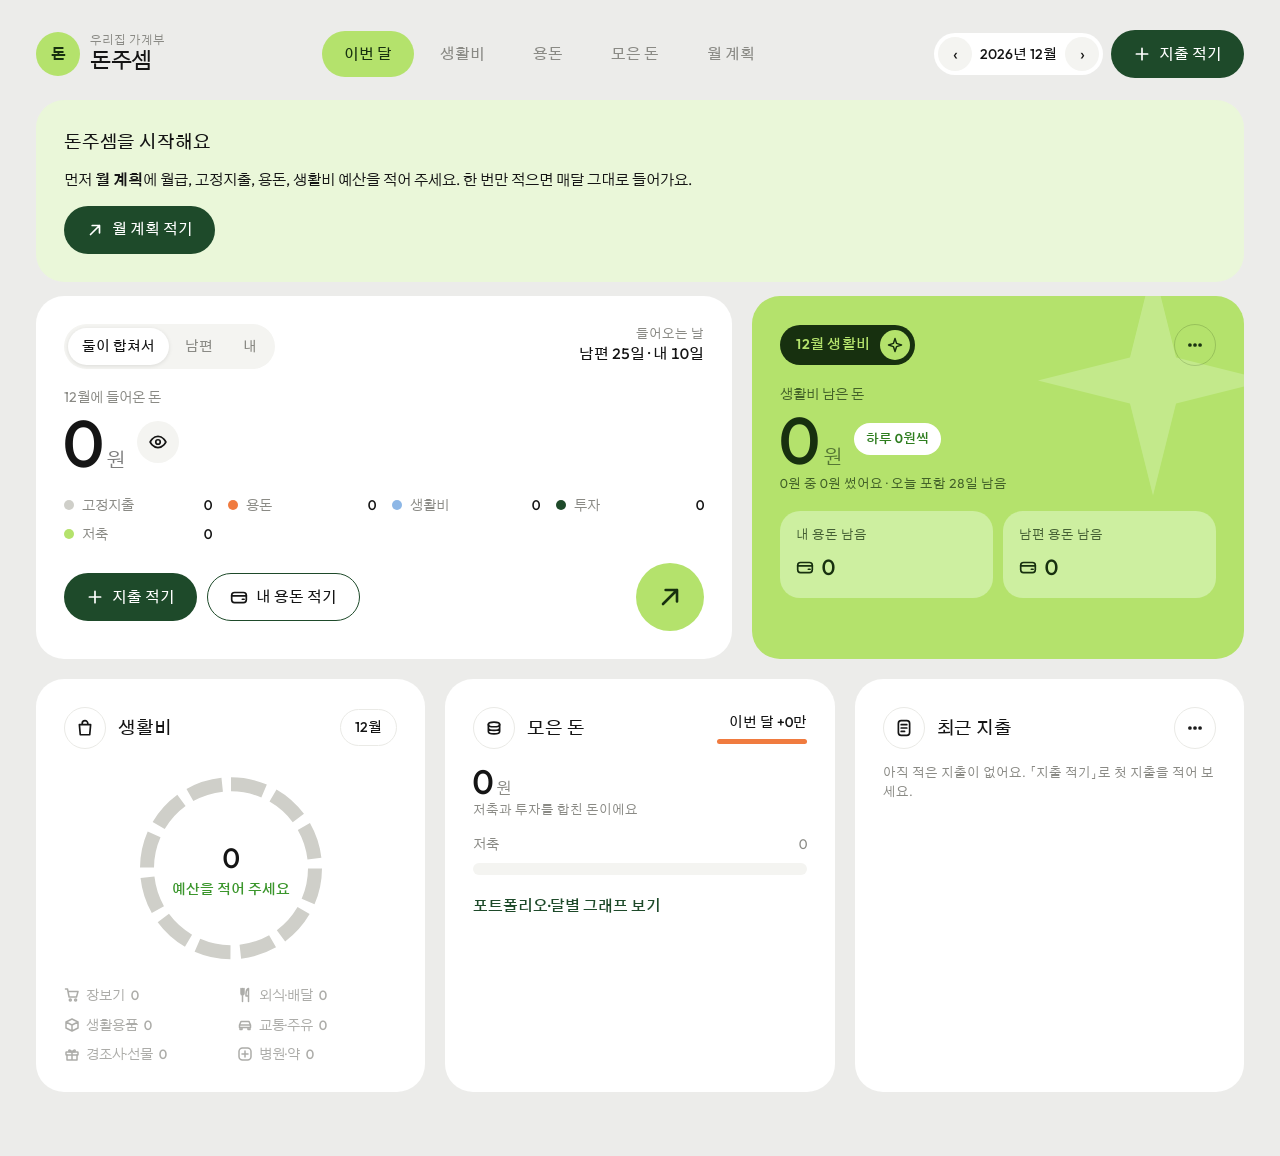
<file: index.html>
<!doctype html>
<html lang="ko">
<head>
<meta charset="utf-8">
<meta name="viewport" content="width=device-width,initial-scale=1,viewport-fit=cover,interactive-widget=resizes-content">
<meta name="color-scheme" content="light dark">
<title>돈주셈</title>
<meta name="description" content="부부가 돈을 합쳐 관리하고 각자 용돈을 쓰는 가계부">
<meta name="theme-color" content="#ECECEA" media="(prefers-color-scheme: light)">
<meta name="theme-color" content="#0E100E" media="(prefers-color-scheme: dark)">
<meta name="apple-mobile-web-app-capable" content="yes">
<meta name="mobile-web-app-capable" content="yes">
<meta name="apple-mobile-web-app-status-bar-style" content="default">
<meta name="apple-mobile-web-app-title" content="돈주셈">
<link rel="apple-touch-icon" href="icon-180.png">
<link rel="icon" type="image/png" href="icon-192.png">
<link rel="manifest" href="manifest.json">
<link rel="preconnect" href="https://fonts.googleapis.com">
<link rel="preconnect" href="https://fonts.gstatic.com" crossorigin>
<link rel="stylesheet" href="https://fonts.googleapis.com/css2?family=Outfit:wght@300;400;500;600;700&family=Gothic+A1:wght@400;500;600;700&display=swap">
<style>
/* 레이아웃: 밝은 회색 바탕 + 둥근 흰 카드 대시보드. 위쪽 알약 메뉴(컴퓨터) / 아래 알약 탭(폰). 포인트=연두, 버튼=진한 초록 */
:root{
  --bg:#ECECEA; --surface:#FFFFFF; --surface-2:#F4F4F1; --ink:#151515; --muted:#8A8A85; --faint:#C4C4BE; --line:#EAEAE6;
  --lime:#B4E26C; --lime-2:#CDEFA0; --lime-ink:#17300F; --forest:#1E4A2A; --forest-ink:#FFFFFF;
  --accent:#1E4A2A; --accent-soft:#EAF7D9; --up:#3B962C; --bad:#E5533B; --warn:#E8862F; --orange:#F07B3F; --due-line:#F5CFC2;
  --fixed:#CFCFC9; --living:#8DB7E6; --me:#F07B3F; --me-soft:#FDEEE5; --him:#1E4A2A; --him-soft:#E7F0E8;
  --save:#B4E26C; --save-soft:#EEF8E0; --inv:#1E4A2A; --inv-soft:#E7F0E8; --scrim:rgba(20,22,20,.36);
  --c1:#B8B5AB; --c2:#A8CF79; --c3:#F0DC4F; --c4:#9DC5F4; --c5:#EEC2B8; --c6:#4A463F; --c7:#E0773B; --c8:#2B3A4A; --c9:#8D3A3F; --c10:#5AA447; --c11:#EFA679;
  --pf-bg:#FFFFFF; --pf-hole:#F4F4F1; --pf-ink:#151515; --pf-muted:#8A8A85;
  --font:'Outfit','Gothic A1','Apple SD Gothic Neo','Malgun Gothic',system-ui,sans-serif;
}
@media (prefers-color-scheme: dark){:root:not([data-theme="light"]){
  --bg:#0E100E; --surface:#181B18; --surface-2:#222622; --ink:#F0F1EC; --muted:#9A9C95; --faint:#4C504A; --line:#272B26;
  --lime:#B4E26C; --lime-2:#CDEFA0; --lime-ink:#17300F; --forest:#2E6B3D; --forest-ink:#FFFFFF;
  --accent:#B4E26C; --accent-soft:#223019; --up:#8FD46A; --bad:#F07560; --warn:#F0A050; --orange:#F48A55; --due-line:#4A2E22;
  --fixed:#4F534C; --living:#7FA9DA; --me:#F48A55; --me-soft:#3A2A20; --him:#8FD46A; --him-soft:#1F2B20;
  --save:#B4E26C; --save-soft:#243019; --inv:#5FA36E; --inv-soft:#1F2B20; --scrim:rgba(0,0,0,.55);
  --c1:#A9A69C; --c3:#E8D54E; --c4:#8DB8EC; --c5:#E3B4A9; --c6:#8E887B; --c7:#E58450; --c8:#6F87A6; --c9:#BC5E64; --c10:#6DB65A;
  --pf-bg:#181B18; --pf-hole:#222622; --pf-ink:#F0F1EC; --pf-muted:#9A9C95; color-scheme:dark;
}}
:root[data-theme="dark"]{
  --bg:#0E100E; --surface:#181B18; --surface-2:#222622; --ink:#F0F1EC; --muted:#9A9C95; --faint:#4C504A; --line:#272B26;
  --lime:#B4E26C; --lime-2:#CDEFA0; --lime-ink:#17300F; --forest:#2E6B3D; --forest-ink:#FFFFFF;
  --accent:#B4E26C; --accent-soft:#223019; --up:#8FD46A; --bad:#F07560; --warn:#F0A050; --orange:#F48A55; --due-line:#4A2E22;
  --fixed:#4F534C; --living:#7FA9DA; --me:#F48A55; --me-soft:#3A2A20; --him:#8FD46A; --him-soft:#1F2B20;
  --save:#B4E26C; --save-soft:#243019; --inv:#5FA36E; --inv-soft:#1F2B20; --scrim:rgba(0,0,0,.55);
  --c1:#A9A69C; --c3:#E8D54E; --c4:#8DB8EC; --c5:#E3B4A9; --c6:#8E887B; --c7:#E58450; --c8:#6F87A6; --c9:#BC5E64; --c10:#6DB65A;
  --pf-bg:#181B18; --pf-hole:#222622; --pf-ink:#F0F1EC; --pf-muted:#9A9C95; color-scheme:dark;
}
*{box-sizing:border-box}
[hidden]{display:none!important}
body{background:var(--bg);color:var(--ink);font-family:var(--font);font-size:15px;line-height:1.5;-webkit-font-smoothing:antialiased}
button,input,select{font:inherit;color:inherit}
button{cursor:pointer}
:focus-visible{outline:2px solid var(--forest);outline-offset:2px}
.num{font-variant-numeric:tabular-nums}
.ic{width:18px;height:18px;fill:none;stroke:currentColor;stroke-width:1.5;stroke-linecap:round;stroke-linejoin:round;flex:none}

/* 뼈대 */
.wrap{max-width:1240px;margin:0 auto;padding-left:max(16px,env(safe-area-inset-left,0px));padding-right:max(16px,env(safe-area-inset-right,0px));padding-top:calc(14px + env(safe-area-inset-top,0px));padding-bottom:calc(170px + env(safe-area-inset-bottom,0px));display:flex;flex-direction:column;gap:14px}
.note{font-size:12.5px;color:var(--muted);border:1px dashed var(--faint);border-radius:14px;padding:8px 12px}
.top{display:flex;align-items:center;justify-content:space-between;gap:12px}
.hello{display:flex;align-items:center;gap:10px;min-width:0}
.avatar{width:44px;height:44px;border-radius:50%;background:var(--lime);color:var(--lime-ink);display:grid;place-items:center;font-weight:700;flex:none}
.hello .sub{display:block;font-size:12px;line-height:1.2}
.brand{display:block;font-size:22px;font-weight:500;letter-spacing:-.02em;line-height:1.25}
.pills{display:none}
.tright{display:flex;align-items:center;gap:8px}
.month{display:flex;align-items:center;gap:2px;background:var(--surface);border-radius:999px;padding:4px}
.mlabel{font-weight:500;font-size:14px;padding:0 6px;white-space:nowrap}
.iconbtn{width:42px;height:42px;border-radius:50%;border:1px solid var(--line);background:var(--surface);display:grid;place-items:center;flex:none;font-size:18px;line-height:1;color:var(--ink)}
.month .iconbtn{width:34px;height:34px;border:0;background:var(--surface-2)}
.btn.top-add{display:none}
.ptitle{font-size:26px;font-weight:500;margin:2px 4px 0;letter-spacing:-.02em}
#view{display:flex;flex-direction:column;gap:14px}
.grid{display:grid;grid-template-columns:1fr;gap:14px;min-width:0}
.grid>*{min-width:0}

/* 카드 */
.card{background:var(--surface);border-radius:28px;padding:22px;display:flex;flex-direction:column;gap:14px}
.card h2{font-size:18px;margin:0;font-weight:500;letter-spacing:-.01em}
.ch{display:flex;align-items:center;gap:12px}
.ch h2{flex:1;min-width:0}
.icircle{width:42px;height:42px;border-radius:50%;border:1px solid var(--line);display:grid;place-items:center;flex:none;color:var(--ink)}
.pill-o{border:1px solid var(--line);border-radius:999px;padding:7px 14px;font-size:14px;font-weight:500;white-space:nowrap}
.row-h{display:flex;justify-content:space-between;align-items:baseline;gap:8px;flex-wrap:wrap}
.lbl{font-size:14px;color:var(--muted)}
.big{font-size:34px;font-weight:500;line-height:1.1;letter-spacing:-.03em}
.big small{font-size:16px;font-weight:400;margin-left:4px;color:var(--muted);letter-spacing:0}
.huge{font-size:clamp(40px,10vw,66px);font-weight:500;line-height:1.05;letter-spacing:-.04em}
.huge small{font-size:20px;font-weight:400;margin-left:6px;letter-spacing:0;opacity:.55}
.mid{font-size:26px;font-weight:500;line-height:1.15;letter-spacing:-.02em}
.mid small{font-size:14px;font-weight:400;margin-left:2px;color:var(--muted)}
.sub{font-size:13px;color:var(--muted)}
.lead{font-size:14px;color:var(--muted);padding:0 6px;margin:0}

.stack{display:flex;height:12px;border-radius:99px;overflow:hidden;gap:3px}
.stack i{display:block;height:100%;border-radius:99px}
.legend{list-style:none;margin:0;padding:0;display:grid;grid-template-columns:1fr 1fr;gap:8px 16px}
.legend li{display:flex;align-items:center;gap:8px;font-size:14px;min-width:0;color:var(--muted)}
.legend li b{margin-left:auto;font-weight:500;color:var(--ink)}
.dot{width:10px;height:10px;border-radius:50%;flex:none}

.bar{height:10px;border-radius:99px;background:var(--surface-2);overflow:hidden}
.bar i{display:block;height:100%;border-radius:99px;background:var(--lime)}
.hint{font-size:14px;background:var(--surface-2);border-radius:18px;padding:12px 14px}
.hint b{color:var(--up)}
.hint.save{background:var(--save-soft)}
.hint.bad{background:var(--me-soft)} .hint.bad b{color:var(--bad)}

.pair{display:grid;grid-template-columns:1fr 1fr;gap:10px}
.list{list-style:none;margin:0;padding:0;display:flex;flex-direction:column}
.list li{display:flex;align-items:center;gap:10px;padding:12px 0;border-top:1px solid var(--line);min-width:0}
.list li:first-child{border-top:0;padding-top:2px}
.list .t{flex:1;min-width:0}
.list .a{font-weight:500;white-space:nowrap}
.pill{font-size:12px;font-weight:600;border-radius:999px;padding:4px 10px;white-space:nowrap;background:var(--accent-soft);color:var(--accent)}
.tag{font-size:12px;color:var(--muted);border:1px solid var(--line);border-radius:999px;padding:2px 9px;white-space:nowrap}

/* 지출 한 줄 */
.rows{display:flex;flex-direction:column}
.erow{display:grid;grid-template-columns:minmax(0,1fr) auto auto;grid-template-areas:"m c a" "d c a";column-gap:10px;align-items:center;width:100%;text-align:left;background:none;border:0;border-top:1px solid var(--line);padding:12px 4px}
.rows .erow:first-child{border-top:0}
.e-d{grid-area:d;font-size:12.5px;color:var(--muted)}
.e-m{grid-area:m;overflow:hidden;text-overflow:ellipsis;white-space:nowrap}
.e-c{grid-area:c;justify-self:start}
.e-a{grid-area:a;font-weight:500;text-align:right;white-space:nowrap}
.thead{display:none}

.cat{display:flex;flex-direction:column;gap:8px;padding:13px 0;border-top:1px solid var(--line)}
.cat:first-of-type{border-top:0;padding-top:0}
.cat .row-h b{font-weight:500}
.cat .left{font-size:12.5px;color:var(--muted)}
.cat.warn .bar i{background:var(--warn)} .cat.warn .left{color:var(--warn)}
.cat.over .bar i{background:var(--bad)} .cat.over .left{color:var(--bad);font-weight:600}

.btn{border:0;border-radius:999px;padding:12px 22px;font-weight:500;background:var(--forest);color:var(--forest-ink);min-height:48px;display:inline-flex;align-items:center;justify-content:center;gap:8px}
.btn.ghost{background:transparent;border:1.5px solid var(--accent);color:var(--ink)}
.btn.me{background:var(--me);color:#fff}
.btn.him,.btn.inv{background:var(--forest);color:#fff}
.btn.danger{background:transparent;border:1.5px solid var(--bad);color:var(--bad)}
.link{border:0;background:none;color:var(--accent);font-weight:600;padding:6px 0;text-align:left;align-self:flex-start}
.gain{font-weight:600;color:var(--up)} .gain.minus{color:var(--bad)}

/* 이번 달: 큰 카드 */
.hero{gap:18px}
.hero-top{display:flex;justify-content:space-between;align-items:flex-start;gap:12px;flex-wrap:wrap}
.segp{display:flex;background:var(--surface-2);border-radius:999px;padding:4px;gap:2px;flex-wrap:wrap}
.segp button{border:0;background:none;border-radius:999px;padding:8px 14px;font-size:14px;font-weight:500;color:var(--muted)}
.segp button[aria-pressed="true"]{background:var(--surface);color:var(--ink);box-shadow:0 1px 4px rgba(0,0,0,.1)}
.acct{display:flex;flex-direction:column;align-items:flex-end;text-align:right}
.acct b{font-weight:500;font-size:15px}
.hero-num{display:flex;align-items:center;gap:12px;flex-wrap:wrap}
.hero-num .iconbtn{background:var(--surface-2);border:0}
.hero .legend{grid-template-columns:repeat(auto-fill,minmax(140px,1fr))}
.hero-act{display:flex;align-items:center;gap:10px;flex-wrap:wrap}
.roundlime{margin-left:auto;width:68px;height:68px;border-radius:50%;border:0;background:var(--lime);color:var(--lime-ink);display:grid;place-items:center;flex:none}
.roundlime .ic{width:28px;height:28px}

.limecard{background:var(--lime);color:var(--lime-ink);position:relative;overflow:hidden;gap:18px}
.limecard::before{content:"";position:absolute;right:-24px;top:-30px;width:230px;height:230px;background:var(--lime-2);opacity:.6;clip-path:polygon(50% 0,60% 40%,100% 50%,60% 60%,50% 100%,40% 60%,0 50%,40% 40%)}
.limecard>*{position:relative}
.limecard .lbl,.limecard .sub{color:var(--lime-ink);opacity:.72}
.limecard .huge small{opacity:.6}
.badge{display:inline-flex;align-items:center;gap:10px;background:var(--lime-ink);color:var(--lime);border-radius:999px;padding:5px 5px 5px 16px;font-weight:600;font-size:14px;letter-spacing:.02em}
.badge i{width:30px;height:30px;border-radius:50%;background:var(--lime);color:var(--lime-ink);display:grid;place-items:center}
.badge .ic{width:16px;height:16px}
.limecard .iconbtn{background:transparent;border-color:rgba(23,48,15,.18);color:var(--lime-ink)}
.chip-w{background:#fff;color:#2E7D1F;border-radius:999px;padding:6px 12px;font-size:13px;font-weight:600;white-space:nowrap}
.chip-w.neg{color:#C83C26}
.tiles{display:grid;grid-template-columns:1fr 1fr;gap:10px}
.tile{border:0;background:var(--lime-2);color:var(--lime-ink);border-radius:20px;padding:14px 16px;text-align:left;display:flex;flex-direction:column;gap:6px;min-width:0}
.tile .tl{display:flex;justify-content:space-between;flex-wrap:wrap;gap:0 6px;font-size:13px;opacity:.75}
.tile b{display:flex;align-items:center;gap:8px;font-size:22px;font-weight:500;letter-spacing:-.02em}

.gauge{position:relative;width:200px;max-width:100%;margin:2px auto 0;aspect-ratio:1}
.gauge svg{width:100%;height:100%;transform:rotate(-90deg)}
.gauge .gc{position:absolute;inset:0;display:flex;flex-direction:column;align-items:center;justify-content:center}
.gauge .gc b{font-size:28px;font-weight:500;letter-spacing:-.03em}
.chip-o{align-self:center;display:inline-flex;align-items:center;gap:8px;border:1px solid var(--line);border-radius:999px;padding:8px 14px;font-size:13.5px;text-align:center}
.chip-o b{color:var(--bad)}
.catleg{display:grid;grid-template-columns:1fr 1fr;gap:9px 12px;font-size:13.5px}
.catleg span{display:flex;align-items:center;gap:6px;min-width:0;white-space:nowrap;overflow:hidden;text-overflow:ellipsis}
.catleg span.f{color:var(--muted);opacity:.7}
.catleg .ic{width:16px;height:16px}

.tgt{display:flex;flex-direction:column;align-items:flex-end;gap:6px;font-size:14px;font-weight:500;white-space:nowrap}
.tgt i{display:block;width:100%;min-width:90px;height:5px;border-radius:9px;background:var(--orange)}
.brw{display:flex;flex-direction:column;gap:8px}
.brw .row-h span{color:var(--muted);font-size:14px}
.brw.mx .row-h span{color:var(--ink)}
.bar2{position:relative;height:12px;border-radius:99px;background:var(--surface-2)}
.bar2 i{position:absolute;left:0;top:0;bottom:0;border-radius:99px;background:var(--faint)}
.bar2.mx i{background:var(--lime)}
.bar2 em{position:absolute;top:50%;transform:translate(-100%,-50%);background:var(--forest);color:var(--lime);font-style:normal;font-size:12px;font-weight:600;border-radius:999px;padding:3px 10px}

.due{display:flex;align-items:center;gap:12px;border:1px solid var(--due-line);border-radius:20px;padding:12px}
.due .t{flex:1;min-width:0;display:flex;flex-direction:column}
.due .t b{font-weight:500;font-size:14.5px}
.warnt{color:var(--orange);font-size:12.5px}
.okbtn{width:42px;height:42px;border-radius:50%;border:0;background:var(--lime);color:var(--lime-ink);display:grid;place-items:center;flex:none}
.txr{display:flex;align-items:center;gap:12px;width:100%;border:0;background:none;text-align:left;padding:10px 0;border-top:1px solid var(--line)}
.txr:first-child{border-top:0}
.txr .t{flex:1;min-width:0;display:flex;flex-direction:column}
.txr .t b{font-weight:500;font-size:14.5px;overflow:hidden;text-overflow:ellipsis;white-space:nowrap}
.txr>b{font-weight:500;font-size:15px;white-space:nowrap}

/* 모은 돈 */
.chart{display:flex;gap:8px;height:190px}
.chart.sm{height:120px;gap:6px}
.col{flex:1;min-width:0;display:flex;flex-direction:column;align-items:center;gap:5px}
.cbw{flex:1;min-height:0;width:100%;display:flex;flex-direction:column;justify-content:flex-end;align-items:center;gap:3px}
.cv{font-size:11.5px;color:var(--muted);white-space:nowrap}
.col:last-child .cv{color:var(--ink);font-weight:600}
.cb{width:100%;max-width:46px;display:flex;flex-direction:column;border-radius:12px;overflow:hidden;gap:2px}
.cb i{display:block;width:100%;flex:none}
.ci{background:var(--inv)} .cs{background:var(--save)}
.col.plan .cb{opacity:.4}
.cm{font-size:12px;color:var(--muted);white-space:nowrap}
.kv{display:grid;grid-template-columns:1fr 1fr;gap:10px}
.kv div{display:flex;flex-direction:column;gap:2px}
.kv b{font-size:16px;font-weight:500}
.hold{display:flex;flex-direction:column;gap:6px}
.hrow{display:flex;justify-content:space-between;align-items:center;gap:10px;width:100%;text-align:left;background:var(--surface);border:0;border-radius:18px;padding:12px 14px}
.hrow:hover{outline:1px solid var(--forest)}
.hn,.hv{display:flex;flex-direction:column;gap:1px;min-width:0}
.hv{align-items:flex-end;flex:none}
.hn b,.hv b{font-weight:500}
.hn b{overflow:hidden;text-overflow:ellipsis;white-space:nowrap}
.brow{display:grid;grid-template-columns:52px minmax(0,1fr) auto 52px;gap:8px;align-items:center;padding:8px 0;border-top:1px solid var(--line);font-size:13.5px}
.brow:first-child{border-top:0}
.brow b{font-weight:500}
.brow button{border:0;background:none;color:var(--muted);font-size:12.5px;min-height:36px;border-radius:10px}
.brow button:hover{color:var(--bad);background:var(--surface-2)}
.two{display:grid;grid-template-columns:1fr 1fr;gap:10px}
.donut{position:relative;border-radius:50%;flex:none;aspect-ratio:1;max-width:100%}
.donut::after{content:"";position:absolute;inset:22%;border-radius:50%;background:var(--surface)}
.pfc{background:var(--pf-bg)}
.pf-sum{font-size:14px}
.pf-sum b{font-weight:600}
.pf{display:grid;grid-template-columns:1fr;gap:22px;align-items:center}
.pf svg{width:100%;max-width:460px;height:auto;display:block;margin:0 auto;overflow:visible}
.pf svg .lp{font-family:var(--font);font-weight:600;font-size:18px;fill:var(--pf-ink)}
.pf svg .ln{font-family:var(--font);font-size:12.5px;fill:var(--pf-muted)}
.pf svg .ct{font-family:var(--font);font-weight:500;fill:var(--pf-ink)}
.pfl{display:grid;grid-template-columns:repeat(2,minmax(0,1fr));gap:12px 16px}
.pfi{display:grid;grid-template-columns:14px 16px minmax(0,1fr);gap:8px;align-items:start;color:var(--pf-ink);font-size:14px}
.pfi .dt{width:14px;height:14px;border-radius:50%;margin-top:3px}
.pfi .ic{width:16px;height:16px;margin-top:2px;opacity:.75}
.pfi .nm{display:flex;flex-direction:column;min-width:0}
.pfi .nm span:first-child{overflow:hidden;text-overflow:ellipsis;white-space:nowrap}
.pfi .nm small{font-size:12px;color:var(--pf-muted)}

/* 월 계획: 바로 고치는 칸 */
.ed{display:grid;grid-template-columns:minmax(0,1fr) 112px 52px;gap:6px;align-items:center;padding:6px 0}
.ed.has-day{grid-template-columns:minmax(0,1fr) 64px 112px 52px}
.ed input{border:1px solid transparent;background:var(--surface-2);border-radius:14px;padding:10px 12px;min-height:42px;width:100%;min-width:0}
.ed input:hover{border-color:var(--line)}
.ed input:focus{border-color:var(--forest);background:var(--surface);outline:none}
.ed .ed-a{text-align:right;font-variant-numeric:tabular-nums}
.ed .day{display:flex;align-items:center;gap:3px;font-size:13px;color:var(--muted)}
.ed .day input{text-align:center;padding:10px 4px}
.ed .ed-x{border:0;background:none;color:var(--muted);font-size:12.5px;min-height:42px;border-radius:12px}
.ed .ed-x:hover{color:var(--bad);background:var(--surface-2)}
.ed .fixedname{padding:10px 2px;font-weight:500}
.ed-warn{grid-column:1/-1;font-size:12.5px;color:var(--bad);background:var(--me-soft);border-radius:12px;padding:8px 10px}
.ed-head{display:grid;grid-template-columns:minmax(0,1fr) 112px 52px;gap:6px;font-size:12px;color:var(--muted);font-weight:500;padding:0 2px}
.ed-head.has-day{grid-template-columns:minmax(0,1fr) 64px 112px 52px}
.ed-head span:nth-last-child(2){text-align:right;padding-right:12px}
@media (max-width:959px){
  .ed.has-day{grid-template-columns:76px minmax(0,1fr) 52px;grid-template-areas:"n n n" "d a x";row-gap:6px;padding:10px 0;border-top:1px solid var(--line)}
  .ed.has-day>input[data-f="name"]{grid-area:n;font-weight:500}
  .ed.has-day>.day{grid-area:d} .ed.has-day>.ed-a{grid-area:a} .ed.has-day>.ed-x{grid-area:x}
  .ed-head.has-day{display:none}
}
.sumline{display:flex;justify-content:space-between;font-weight:500;padding-top:12px;border-top:1px solid var(--ink)}
.qa{display:none}

/* 폰: 아래 알약 탭 */
.dock{position:fixed;left:0;right:0;bottom:0;padding-left:max(12px,env(safe-area-inset-left,0px));padding-right:max(12px,env(safe-area-inset-right,0px));padding-bottom:calc(12px + env(safe-area-inset-bottom,0px));pointer-events:none;z-index:5}
.dock-in{max-width:480px;margin:0 auto;display:flex;flex-direction:column;align-items:flex-end;gap:10px}
.fab{pointer-events:auto;border:0;border-radius:999px;padding:14px 22px;background:var(--forest);color:#fff;font-weight:600;font-size:15px;box-shadow:0 8px 22px rgba(20,50,25,.3);min-height:52px;display:inline-flex;align-items:center;gap:8px}
.tabs{pointer-events:auto;width:100%;display:grid;grid-template-columns:repeat(5,1fr);background:var(--surface);border-radius:999px;padding:6px;box-shadow:0 8px 24px rgba(0,0,0,.1)}
.tabs button{border:0;background:none;border-radius:999px;padding:11px 2px;font-size:13px;font-weight:500;color:var(--muted);min-height:44px;white-space:nowrap}
.tabs button[aria-current="page"]{background:var(--lime);color:var(--lime-ink);font-weight:600}

/* 바텀시트 (컴퓨터에선 가운데 창) */
.scrim{position:fixed;inset:0;background:var(--scrim);z-index:9}
.sheet{position:fixed;left:0;right:0;bottom:0;z-index:10;padding-left:max(10px,env(safe-area-inset-left,0px));padding-right:max(10px,env(safe-area-inset-right,0px));padding-bottom:calc(10px + env(safe-area-inset-bottom,0px));pointer-events:none}
.sheet-in{overscroll-behavior:contain;pointer-events:auto;max-width:460px;margin:0 auto;background:var(--surface);border-radius:28px;padding:18px 20px 20px;display:flex;flex-direction:column;gap:14px;max-height:calc(100dvh - 40px);overflow:auto;box-shadow:0 -4px 30px rgba(0,0,0,.18)}
.sheet h3{margin:0;font-size:19px;font-weight:500}
.x{height:40px;border-radius:999px;border:1px solid var(--line);background:var(--surface);font-size:13px;font-weight:500;padding:0 14px}
.amt{display:flex;align-items:baseline;gap:6px;border-bottom:2px solid var(--lime);padding-bottom:6px}
.amt input{flex:1;min-width:0;border:0;background:none;font-size:38px;font-weight:500;letter-spacing:-.03em;outline:none;padding:0}
.amt span{color:var(--muted);font-weight:500}
.chips{display:flex;flex-wrap:wrap;gap:7px}
.chips button{border:1px solid var(--line);background:var(--surface);border-radius:999px;padding:8px 14px;font-size:14px;min-height:40px}
.chips button[aria-pressed="true"]{background:var(--forest);border-color:var(--forest);color:#fff;font-weight:500}
.chips button.mine[aria-pressed="true"]{background:var(--me);border-color:var(--me);color:#fff}
.field{display:flex;flex-direction:column;gap:6px}
.field label{font-size:13px;color:var(--muted);font-weight:500}
.field input{border:1px solid var(--line);background:var(--surface-2);border-radius:14px;padding:11px 14px;min-height:46px;width:100%}
.sheet-btns{display:flex;gap:8px}
.sheet-btns .btn{flex:1}
.sheet-btns .btn.danger{flex:0 0 auto}
.toast{position:fixed;left:50%;transform:translateX(-50%);bottom:calc(150px + env(safe-area-inset-bottom,0px));background:var(--ink);color:var(--bg);padding:11px 18px;border-radius:999px;font-size:14px;font-weight:500;z-index:20;max-width:calc(100vw - 40px);text-align:center}
@media (prefers-reduced-motion: no-preference){.sheet-in{animation:up .22s ease-out}@keyframes up{from{transform:translateY(24px);opacity:.6}}}

/* 실제 앱에서 더한 것 */
.install{background:var(--surface);border:1.5px solid var(--lime)}
.welcome{background:var(--accent-soft)}
.welcome .btn,.backupnag .btn{align-self:flex-start}
.due.done{opacity:.6}
.lrow{display:flex;align-items:center;gap:10px;width:100%;border:0;background:none;text-align:left;padding:12px 2px;border-top:1px solid var(--line);font-size:15px}
.rows .lrow:first-child{border-top:0}
.lrow .t{flex:1;min-width:0}
.lrow .a{font-weight:500;white-space:nowrap}
button.lrow:hover{background:var(--surface-2);border-radius:12px}
.pill.soon{background:var(--surface-2);color:var(--muted)}
#mlabel.past{color:var(--orange)}

/* 컴퓨터 화면 */
@media (min-width:960px){
  .wrap{padding-block:22px 56px;gap:22px}
  .pills{display:flex;gap:4px}
  .pills button{border:0;background:none;border-radius:999px;padding:12px 22px;font-size:15px;font-weight:500;color:var(--muted)}
  .pills button:hover{color:var(--ink)}
  .pills button[aria-current="page"]{background:var(--lime);color:var(--lime-ink)}
  .btn.top-add{display:inline-flex}
  .dock{display:none}
  .ptitle{display:none}
  .card{padding:28px}
  .grid.g2{grid-template-columns:1fr 1fr;gap:20px}
  .g-home{grid-template-columns:repeat(12,minmax(0,1fr));gap:20px}
  .g-home .hero{grid-column:span 7} .g-home .limecard{grid-column:span 5} .g-home .c3{grid-column:span 4}
  .grid.g-live{grid-template-columns:360px minmax(0,1fr);gap:20px;align-items:start}
  .span2{grid-column:1/-1}
  .pf{grid-template-columns:minmax(0,460px) minmax(0,1fr);gap:40px}
  .thead{display:grid;grid-template-columns:96px 120px minmax(0,1fr) 120px;column-gap:12px;font-size:12.5px;font-weight:500;color:var(--muted);padding:0 12px 8px;border-bottom:1px solid var(--line)}
  .thead span:last-child{text-align:right}
  .erow{grid-template-columns:96px 120px minmax(0,1fr) 120px;grid-template-areas:"d c m a";column-gap:12px;padding:12px;border-radius:14px}
  .erow:hover{background:var(--surface-2)}
  .e-d{font-size:14px}
  .qa{display:grid;grid-template-columns:150px minmax(0,1fr) 150px;grid-template-areas:"d c a" "m m b";gap:8px;background:var(--surface-2);border-radius:20px;padding:8px}
  #qaD{grid-area:d} #qaC{grid-area:c} #qaM{grid-area:m} #qaA{grid-area:a} .qa .btn{grid-area:b}
  .qa input,.qa select{border:1px solid var(--line);background:var(--surface);border-radius:14px;padding:10px 12px;min-height:44px;min-width:0}
  .qa .qa-a{text-align:right;font-variant-numeric:tabular-nums}
  .sheet{top:0;display:grid;place-items:center;padding:24px}
  .sheet-in{width:460px}
  .toast{bottom:32px}
}
</style>
</head>
<body>
<div class="wrap">
  <header class="top">
    <div class="hello"><span class="avatar">돈</span><div><span class="sub">우리집 가계부</span><span class="brand">돈주셈</span></div></div>
    <nav class="pills" aria-label="메뉴">
      <button data-tab="home" aria-current="page" title="단축키 1">이번 달</button>
      <button data-tab="living" title="단축키 2">생활비</button>
      <button data-tab="allow" title="단축키 3">용돈</button>
      <button data-tab="pot" title="단축키 4">모은 돈</button>
      <button data-tab="plan" title="단축키 5">월 계획</button>
    </nav>
    <div class="tright">
      <div class="month"><button class="iconbtn" id="prevM" aria-label="지난달">‹</button><span class="mlabel" id="mlabel"></span><button class="iconbtn" id="nextM" aria-label="다음달">›</button></div>
      <button class="btn top-add" data-open="spend" title="단축키 N"><svg class="ic" viewBox="0 0 16 16" aria-hidden="true"><path d="M8 3v10M3 8h10"/></svg>지출 적기</button>
    </div>
  </header>
  <h1 class="ptitle" id="ptitle" hidden></h1>
  <main id="view"></main>
</div>

<nav class="dock" aria-label="메뉴">
  <div class="dock-in">
    <button class="fab" data-open="spend"><svg class="ic" viewBox="0 0 16 16" aria-hidden="true"><path d="M8 3v10M3 8h10"/></svg>지출 적기</button>
    <div class="tabs">
      <button data-tab="home" aria-current="page">이번 달</button>
      <button data-tab="living">생활비</button>
      <button data-tab="allow">용돈</button>
      <button data-tab="pot">모은 돈</button>
      <button data-tab="plan">월 계획</button>
    </div>
  </div>
</nav>

<div class="scrim" id="scrim" hidden></div>
<section class="sheet" id="sheet" hidden aria-modal="true" role="dialog" aria-labelledby="sheetTitle">
  <div class="sheet-in">
    <div class="row-h" style="align-items:center"><h3 id="sheetTitle">지출 적기</h3><button class="x" id="sheetClose">닫기</button></div>
    <div class="sub" id="amtLbl" hidden></div>
    <div class="amt"><input id="amtIn" inputmode="numeric" autocomplete="off" placeholder="0" aria-label="금액"><span>원</span></div>
    <div id="extra" hidden style="display:flex;flex-direction:column;gap:12px"></div>
    <div class="field" id="chipField" style="gap:8px"><label>어디서 나간 돈이에요?</label><div class="chips" id="chips"></div></div>
    <div class="field" id="memoField"><label for="memoIn">메모 (선택)</label><input id="memoIn" placeholder="예) 이마트 장보기" autocomplete="off"></div>
    <div class="sub" id="allowNote" hidden>용돈은 어디에 썼는지 안 적어요. 금액만 적으면 남은 용돈이 줄어요.</div>
    <div class="field" id="dateField"><label for="dateIn">날짜</label><input id="dateIn" type="date"></div>
    <div class="sheet-btns"><button class="btn danger" id="delBtn" hidden>지우기</button><button class="btn" id="saveBtn">적기</button></div>
  </div>
</section>
<div class="toast" id="toast" hidden></div>
<input type="file" id="importFile" hidden>

<script>
const APP_VER='1.1.0 (10-18)';

/* ── 저장: 이 앱 전용 IndexedDB (github.io 다른 앱과 localStorage 용량을 나눠 쓰지 않게) ── */
const DB_NAME='donjusemDB', STORE='kv';
let dbp=null;
function idb(){if(dbp)return dbp;dbp=new Promise((res,rej)=>{try{const r=indexedDB.open(DB_NAME,1);r.onupgradeneeded=()=>r.result.createObjectStore(STORE);r.onsuccess=()=>res(r.result);r.onerror=()=>rej(r.error)}catch(e){rej(e)}});return dbp}
function idbGet(k){return idb().then(db=>new Promise((res,rej)=>{const q=db.transaction(STORE,'readonly').objectStore(STORE).get(k);q.onsuccess=()=>res(q.result);q.onerror=()=>rej(q.error)}))}
function idbSet(k,v){return idb().then(db=>new Promise((res,rej)=>{const tx=db.transaction(STORE,'readwrite');tx.objectStore(STORE).put(v,k);tx.oncomplete=()=>res();tx.onerror=()=>rej(tx.error);tx.onabort=()=>rej(tx.error)}))}

/* ── 날짜 ── */
const pad=n=>String(n).padStart(2,'0');
const NOW=new Date();
const CUR=`${NOW.getFullYear()}-${pad(NOW.getMonth()+1)}`, TODAY=NOW.getDate();
const ymNext=ym=>{let [y,m]=ym.split('-').map(Number);m++;if(m>12){m=1;y++}return `${y}-${pad(m)}`};
const daysIn=ym=>{const [y,m]=ym.split('-').map(Number);return new Date(y,m,0).getDate()};
const mNum=ym=>+ym.slice(5);
const todayISO=()=>`${CUR}-${pad(TODAY)}`;
const todayLabel=()=>`${NOW.getMonth()+1}월 ${TODAY}일`;
const WD='일월화수목금토';

/* ── 도우미 ── */
const $=s=>document.querySelector(s);
const uid=()=>Date.now().toString(36)+Math.random().toString(36).slice(2,6);
const clone=o=>JSON.parse(JSON.stringify(o));
const won=n=>Math.round(n||0).toLocaleString('ko-KR');
const man=n=>`${Math.round((n||0)/10000).toLocaleString('ko-KR')}만`;
const digits=v=>parseInt(String(v).replace(/\D/g,''),10)||0;
const sum=(a,f)=>a.reduce((t,x)=>t+(f(x)||0),0);
const esc=s=>String(s??'').replace(/[&<>"]/g,c=>({'&':'&amp;','<':'&lt;','>':'&gt;','"':'&quot;'}[c]));
const pct=(a,b)=>Math.max(0,Math.min(100,b?a/b*100:0));

/* ── 처음 상태 ── */
function defaultState(){
  return {v:1,setupDone:false,saveStart:0,lastBackup:null,invest:[],months:{},
    plan:{income:[{id:uid(),name:'남편 월급',amt:0,day:25},{id:uid(),name:'내 월급',amt:0,day:10}],fixed:[],me:0,him:0,
      cats:[['grocery','장보기'],['eatout','외식·배달'],['home','생활용품'],['car','교통·주유'],['gift','경조사·선물'],['health','병원·약']].map(([id,name])=>({id,name,budget:0})),
      invest:[],saveDay:25}};
}
function fixState(s){
  const d=defaultState();
  s=Object.assign(d,s||{});
  s.plan=Object.assign(defaultState().plan,s.plan||{});
  ['income','fixed','cats','invest'].forEach(k=>{if(!Array.isArray(s.plan[k]))s.plan[k]=[]});
  if(!Array.isArray(s.invest))s.invest=[];
  s.invest.forEach(it=>{it.kind=it.kind||'simple';it.stocks=it.stocks||[];it.start=it.start||0});
  if(!s.months||typeof s.months!=='object')s.months={};
  Object.values(s.months).forEach(m=>{
    m.plan=Object.assign(clone(s.plan),m.plan||{});
    m.exp=m.exp||[];m.me=m.me||[];m.him=m.him||{left:null,upd:''};m.paid=m.paid||{};
    m.ov=m.ov||{};m.ov.inv=m.ov.inv||{};
  });
  return s;
}
let S=defaultState();
function newMonth(){return {plan:clone(S.plan),exp:[],me:[],him:{left:null,upd:''},paid:{},ov:{inv:{}}}}
// 이번 달까지 빈 달을 채움. 새 달은 「월 계획」 틀을 그대로 복사
function ensureMonths(){
  const keys=Object.keys(S.months).sort();
  if(!keys.length){S.months[CUR]=newMonth();return}
  let last=keys[keys.length-1];
  while(last<CUR){last=ymNext(last);S.months[last]=newMonth()}
}

let saveTimer=null, saveOk=true;
function persist(){clearTimeout(saveTimer);saveTimer=setTimeout(flush,250)}
async function flush(){
  clearTimeout(saveTimer);
  try{await idbSet('state',S);if(!saveOk){saveOk=true;toast('다시 저장되고 있어요')}}
  catch(e){if(saveOk)toast('저장이 안 됐어요. 비공개(시크릿) 창이 아닌지 확인해 주세요');saveOk=false}
}

/* ── 상태 ── */
const TABS=['home','living','allow','pot','plan'], TAB_NAME={home:'이번 달',living:'생활비',allow:'용돈',pot:'모은 돈',plan:'월 계획'};
let vm=CUR, tab='home', mode='spend', pick=null, editRef=null, pendingDel=null, qaCat=null;
let valIdx=null, stockRef=null, ovKey=null, hideAmt=false, incView='all', showPaid=false, installClosed=false, pendingImport=null;
const M=()=>S.months[vm];
const isCur=()=>vm===CUR;
const dayNow=ym=>ym===CUR?TODAY:(ym<CUR?99:0);
const invOf=id=>S.invest.find(x=>x.id===id)||{id,name:'(지운 투자)',start:0,kind:'simple',stocks:[]};
const catName=id=>(M().plan.cats.find(c=>c.id===id)||{name:'(지운 항목)'}).name;
const dlabel=d=>`${mNum(vm)}.${pad(d)} ${WD[new Date(+vm.slice(0,4),mNum(vm)-1,d).getDay()]}`;
const ddot=d=>`${+d.slice(5,7)}.${+d.slice(8,10)}`;
const isoToLabel=d=>`${+d.slice(5,7)}월 ${+d.slice(8,10)}일`;

function T(m=M(),ym=vm){
  const pl=m.plan;
  const income=sum(pl.income,x=>x.amt), fixed=sum(pl.fixed,x=>x.amt), allow=pl.me+pl.him,
        budget=sum(pl.cats,x=>x.budget), invest=sum(pl.invest,x=>x.amt), spent=sum(m.exp,x=>x.a), meSpent=sum(m.me,x=>x.a);
  const himLeft=m.him.left??pl.him;
  return {income,fixed,allow,budget,invest,spent,save:income-fixed-allow-budget-invest,meSpent,meLeft:pl.me-meSpent,himLeft,
    livingLeft:budget-spent,daysLeft:ym===CUR?daysIn(ym)-TODAY+1:0};
}
// 한 달에 저축·투자로 들어간 돈. 넣는 날이 지나야 넣은 걸로 침. 남은 용돈은 그 달이 끝나야(다음 달 1일) 저축으로
function contrib(ym){
  const m=S.months[ym], t=T(m,ym), day=dayNow(ym);
  const saveAmt=m.ov.save??Math.max(0,t.save);
  const saveIn=day>=m.plan.saveDay?saveAmt:0;
  const left=ym<CUR?Math.max(0,t.meLeft)+Math.max(0,t.himLeft):0;
  const inv={}; let invPlanned=0;
  m.plan.invest.forEach(x=>{const a=m.ov.inv[x.id]??x.amt;invPlanned+=a;inv[x.id]=day>=x.day?a:0});
  return {saveAmt,saveIn,left,inv,invPlanned,invIn:sum(Object.values(inv),x=>x)};
}
function P(){
  const keys=Object.keys(S.months).filter(k=>k<=CUR).sort();
  const cs=keys.map(k=>({k,c:contrib(k)}));
  const saveTotal=S.saveStart+sum(cs,x=>x.c.saveIn+x.c.left);
  const inv=S.invest.map(it=>{
    const principal=(it.start||0)+sum(cs,x=>x.c.inv[it.id]||0);
    if(it.kind==='stock'){
      const hold=(it.stocks||[]).map(st=>{const q=sum(st.buys,b=>b.q), cost=sum(st.buys,b=>b.q*b.u), val=q*st.price;
        return {...st,q,cost,avg:q?cost/q:0,val,gain:val-cost}});
      const bought=sum(hold,h=>h.cost), cash=principal-bought, value=sum(hold,h=>h.val)+cash;
      return {...it,principal,hold,cash,value,gain:value-principal};
    }
    const value=it.value??principal;
    return {...it,principal,value,gain:value-principal};
  });
  const invPrincipal=sum(inv,x=>x.principal), invValue=sum(inv,x=>x.value);
  let s=S.saveStart, iv=sum(S.invest,x=>x.start||0);
  const months=cs.map(({k,c})=>{
    if(k===CUR)return {m:mNum(k),save:s+c.saveAmt,inv:iv+c.invPlanned,plan:c.saveAmt+c.invPlanned>c.saveIn+c.invIn};
    s+=c.saveIn+c.left;iv+=c.invIn;return {m:mNum(k),save:s,inv:iv};
  }).slice(-8);
  const cc=contrib(CUR);
  return {saveTotal,inv,invPrincipal,invValue,gain:invValue-invPrincipal,total:saveTotal+invValue,months,cs,cc,
    thisSave:cc.saveAmt,thisInv:cc.invPlanned};
}

/* ── 아이콘 (선 아이콘, 이모지 없음) ── */
const ICON={
  save:'<ellipse cx="8" cy="4.8" rx="5" ry="2.1"/><path d="M3 4.8v6.4c0 1.2 2.2 2.1 5 2.1s5-.9 5-2.1V4.8M3 8c0 1.2 2.2 2.1 5 2.1s5-.9 5-2.1"/>',
  stock:'<path d="M2 12l4-4 3 3 5-6M10.5 5H14v3.5"/>',
  cash:'<rect x="2" y="4.5" width="12" height="7" rx="1.5"/><circle cx="8" cy="8" r="1.7"/>',
  fund:'<circle cx="8" cy="8" r="5.6"/><path d="M8 5v3.2l2.2 1.4"/>',
  cart:'<path d="M1.5 2h2l1.6 8h7.4l1.5-5.5H4.4"/><circle cx="6.3" cy="13" r="1"/><circle cx="11.6" cy="13" r="1"/>',
  fork:'<path d="M4 1.5v5a1.5 1.5 0 003 0v-5M5.5 1.5v13M11.5 14.5V1.5c-1.7.8-2.5 2.6-2.5 5v2.5h2.5"/>',
  box:'<path d="M2 5l6-3 6 3v6l-6 3-6-3zM2 5l6 3 6-3M8 8v6"/>',
  car:'<path d="M2.5 10.5V8L4 4.5h8L13.5 8v2.5zM3 10.5v2h2v-2M11 10.5v2h2v-2M2.5 8h11"/>',
  gift:'<rect x="2" y="6" width="12" height="3" rx=".6"/><path d="M3 9v5h10V9M8 6v8M8 6C6.5 3 4 3.6 5 5.4 5.6 6 8 6 8 6zm0 0c1.5-3 4-2.4 3-.6-.6.6-3 .6-3 .6"/>',
  health:'<rect x="2" y="2" width="12" height="12" rx="3.5"/><path d="M8 5v6M5 8h6"/>',
  tag:'<path d="M2 2h6l6 6-6 6-6-6z"/><circle cx="5.2" cy="5.2" r="1"/>',
  bag:'<path d="M3 5h10l-.8 9H3.8zM5.5 5V4a2.5 2.5 0 015 0v1"/>',
  list:'<rect x="3" y="1.5" width="10" height="13" rx="2.5"/><path d="M5.5 5h5M5.5 8h5M5.5 11h3"/>',
  eye:'<path d="M1 8s2.5-5 7-5 7 5 7 5-2.5 5-7 5-7-5-7-5z"/><circle cx="8" cy="8" r="2"/>',
  eyeoff:'<path d="M1 8s2.5-5 7-5 7 5 7 5-2.5 5-7 5-7-5-7-5z"/><circle cx="8" cy="8" r="2"/><path d="M2 2l12 12"/>',
  arrow:'<path d="M4 12L12 4M5.5 4H12v6.5"/>',
  plus:'<path d="M8 3v10M3 8h10"/>',
  check:'<path d="M3 8.5l3 3 7-7"/>',
  dots:'<circle cx="3.5" cy="8" r=".9"/><circle cx="8" cy="8" r=".9"/><circle cx="12.5" cy="8" r=".9"/>',
  spark:'<path d="M8 1.5l1.6 4.9 4.9 1.6-4.9 1.6L8 14.5 6.4 9.6 1.5 8l4.9-1.6z"/>',
  wallet:'<rect x="1.5" y="4" width="13" height="9" rx="2.5"/><path d="M1.5 7h13M11 10h1.5"/>',
  calendar:'<rect x="2" y="3" width="12" height="11" rx="2.5"/><path d="M2 6.5h12M5.5 1.5v3M10.5 1.5v3"/>',
  share:'<path d="M8 10V1.5M5 4.5l3-3 3 3M3.5 7.5v6h9v-6"/>',
  download:'<path d="M8 2v8.5M5 7.5l3 3 3-3M3 13.5h10"/>'
};
const CATICON={grocery:'cart',eatout:'fork',home:'box',car:'car',gift:'gift',health:'health'};
const ico=k=>`<svg class="ic" viewBox="0 0 16 16" aria-hidden="true">${ICON[k]||ICON.tag}</svg>`;
const gainTxt=(g,base)=>`<span class="gain num ${g<0?'minus':''}">${g>=0?'+':'-'}${won(Math.abs(g))}${base?` (${g>=0?'+':'-'}${(Math.abs(g)/base*100).toFixed(1)}%)`:''}</span>`;

/* ── 포트폴리오 그래프 ── */
const PAL=['var(--c1)','var(--c2)','var(--c3)','var(--c4)','var(--c5)','var(--c6)','var(--c7)','var(--c8)','var(--c9)','var(--c10)','var(--c11)'];
function slices(p){
  const inv=[];
  p.inv.forEach(it=>{
    if(it.kind==='stock'){
      it.hold.forEach(h=>inv.push({g:'투자',name:h.name,sub:it.name,val:Math.max(0,h.val),icon:'stock'}));
      if(it.cash>0)inv.push({g:'투자',name:`${it.name} 현금`,val:it.cash,icon:'cash'});
    } else inv.push({g:'투자',name:it.name||'투자',val:Math.max(0,it.value),icon:'fund'});
  });
  const out=[{g:'저축',name:'저축',val:Math.max(0,p.saveTotal),icon:'save'},...inv.sort((a,b)=>b.val-a.val)].filter(x=>x.val>0);
  out.forEach((x,i)=>x.color=PAL[i%PAL.length]);
  return out;
}
const pctTxt=(v,t)=>`${t?(v/t*100).toFixed(1):'0.0'}%`;
const pctRound=(v,t)=>{const x=t?v/t*100:0;return x<1?'1% 미만':`${Math.round(x)}%`};
function ring(sl,tot){
  const W=460,H=360,cx=230,cy=180,R=112,r=60,LR=R+24;
  const pt=(rad,a)=>[cx+rad*Math.sin(a),cy-rad*Math.cos(a)];
  let acc=0; const paths=[], labels=[];
  sl.forEach(x=>{
    const a0=acc/tot*2*Math.PI; acc+=x.val; const a1=acc/tot*2*Math.PI;
    const big=a1-a0>Math.PI?1:0;
    if(sl.length===1){paths.push(`<circle cx="${cx}" cy="${cy}" r="${(R+r)/2}" fill="none" stroke="${x.color}" stroke-width="${R-r}"/>`)}
    else{const [x0,y0]=pt(R,a0),[x1,y1]=pt(R,a1),[x2,y2]=pt(r,a1),[x3,y3]=pt(r,a0);
      paths.push(`<path d="M${x0} ${y0}A${R} ${R} 0 ${big} 1 ${x1} ${y1}L${x2} ${y2}A${r} ${r} 0 ${big} 0 ${x3} ${y3}Z" fill="${x.color}"/>`)}
    const am=(a0+a1)/2, [lx,ly]=pt(LR,am);
    labels.push({x:lx,y:ly,side:Math.sin(am)>=0?1:-1,name:x.name.length>8?x.name.slice(0,7)+'…':x.name,pct:pctRound(x.val,tot)});
  });
  [1,-1].forEach(sd=>{
    const g=labels.filter(l=>l.side===sd).sort((a,b)=>a.y-b.y);
    for(let i=1;i<g.length;i++)if(g[i].y-g[i-1].y<36)g[i].y=g[i-1].y+36;
    const over=g.length?g[g.length-1].y-(H-24):0;
    if(over>0)g.forEach(l=>l.y-=over);
  });
  const lab=labels.map(l=>{const anc=Math.abs(l.x-cx)<14?'middle':l.side>0?'start':'end';
    return `<text x="${l.x}" y="${l.y-3}" text-anchor="${anc}" class="lp">${l.pct}</text><text x="${l.x}" y="${l.y+14}" text-anchor="${anc}" class="ln">${esc(l.name)}</text>`}).join('');
  return `<svg viewBox="0 0 ${W} ${H}" role="img" aria-label="포트폴리오 비율 그래프">
    ${paths.join('')}<circle cx="${cx}" cy="${cy}" r="${r}" fill="var(--pf-hole)"/>
    <text x="${cx}" y="${cy-6}" text-anchor="middle" class="ct" font-size="17">전부</text>
    <text x="${cx}" y="${cy+20}" text-anchor="middle" class="ct" font-size="22">${man(tot)}원</text>
    ${lab}</svg>`;
}
function portfolio(p){
  const sl=slices(p), tot=sum(sl,x=>x.val);
  if(!tot)return `<section class="card span2"><h2>포트폴리오</h2><div class="sub">모은 돈이 생기면 저축과 투자 비율이 여기에 그래프로 보여요.</div></section>`;
  const g=k=>sum(sl.filter(x=>x.g===k),x=>x.val);
  return `<section class="card span2 pfc">
    <div class="row-h"><h2>포트폴리오</h2><span class="sub">투자는 지금 금액 기준</span></div>
    <div class="pf-sum num">저축 <b>${pctTxt(g('저축'),tot)}</b> · 투자 <b>${pctTxt(g('투자'),tot)}</b></div>
    <div class="pf">
      ${ring(sl,tot)}
      <div class="pfl">${sl.map(x=>`<div class="pfi"><span class="dt" style="background:${x.color}"></span>${ico(x.icon)}<span class="nm"><span>${esc(x.name)}</span><small class="num">${pctTxt(x.val,tot)} · ${won(x.val)}원</small></span></div>`).join('')}</div>
    </div>
  </section>`;
}
function chart(months){
  const max=Math.max(...months.map(x=>x.save+x.inv),1);
  return `<div class="chart" role="img" aria-label="달마다 쌓인 저축과 투자">${months.map(x=>{const tot=x.save+x.inv;
    return `<div class="col ${x.plan?'plan':''}"><div class="cbw"><span class="cv num">${man(tot)}</span><div class="cb" style="height:${tot/max*82}%"><i class="ci" style="height:${tot?x.inv/tot*100:0}%"></i><i class="cs" style="height:${tot?x.save/tot*100:0}%"></i></div></div><span class="cm">${x.m}월${x.plan?' 예정':''}</span></div>`}).join('')}</div>`;
}

/* ── 안내 카드 ── */
const UA=navigator.userAgent;
const isAndroid=/Android/i.test(UA);
const isIOS=!isAndroid&&(/iP(hone|ad|od)/.test(UA)||(navigator.platform==='MacIntel'&&navigator.maxTouchPoints>1));
const isSamsung=/SamsungBrowser/i.test(UA);
const PHONE_FILES=isIOS?'「파일」 앱':isAndroid?'「내 파일」의 다운로드 폴더':'컴퓨터';
let installEvt=null;
window.addEventListener('beforeinstallprompt',e=>{e.preventDefault();installEvt=e;if(tab==='home'&&S.months[vm])render()});
window.addEventListener('appinstalled',()=>{installEvt=null;installClosed=true;render();toast('홈 화면에 설치했어요. 이제 아이콘으로 열어 주세요')});
async function doInstall(){
  if(!installEvt)return;
  installEvt.prompt();
  try{const r=await installEvt.userChoice;if(r&&r.outcome==='accepted')installClosed=true}catch(e){}
  installEvt=null;render();
}
const isStandalone=()=>navigator.standalone===true||matchMedia('(display-mode: standalone)').matches;
function topCards(){
  let h='';
  if((isIOS||isAndroid)&&!isStandalone()&&!installClosed){
    const how=isIOS?`<div>사파리 아래쪽 <b>공유 버튼</b>을 누르고 <b>「홈 화면에 추가」</b>를 누르면 앱처럼 쓸 수 있어요.</div>
      <div class="sub">추가하지 않고 사파리로만 쓰면, 7일 동안 안 열었을 때 기록이 지워질 수 있어요.</div>`
      :installEvt?`<div>아래 버튼을 누르면 홈 화면에 돈주셈 아이콘이 생겨서 앱처럼 쓸 수 있어요.</div>
      <button class="btn" data-install>${ico('download')}홈 화면에 설치</button>
      <div class="sub">설치해 두면 폰 저장공간이 부족할 때도 기록이 지워지지 않게 지켜져요.</div>`
      :isSamsung?`<div>아래쪽 <b>메뉴(≡)</b>를 누르고 <b>「현재 페이지 추가」 → 「홈 화면」</b>을 누르면 앱처럼 쓸 수 있어요.</div>
      <div class="sub">설치해 두면 폰 저장공간이 부족할 때도 기록이 지워지지 않게 지켜져요.</div>`
      :`<div>오른쪽 위 <b>메뉴(⋮)</b>를 누르고 <b>「홈 화면에 추가」</b>(또는 「앱 설치」)를 누르면 앱처럼 쓸 수 있어요.</div>
      <div class="sub">설치해 두면 폰 저장공간이 부족할 때도 기록이 지워지지 않게 지켜져요.</div>`;
    h+=`<section class="card install">
    <div class="ch"><span class="icircle">${ico(isIOS?'share':'download')}</span><h2>홈 화면에 추가해 주세요</h2><button class="x" data-closeinstall>닫기</button></div>
    ${how}
  </section>`;
  }
  if(!S.setupDone)h+=`<section class="card welcome">
    <h2>돈주셈을 시작해요</h2>
    <div>먼저 <b>월 계획</b>에 월급, 고정지출, 용돈, 생활비 예산을 적어 주세요. 한 번만 적으면 매달 그대로 들어가요.</div>
    <button class="btn" data-tab="plan">${ico('arrow')}월 계획 적기</button>
  </section>`;
  return h;
}
function backupCard(){
  if(!S.setupDone)return '';
  const d=S.lastBackup?Math.floor((Date.now()-S.lastBackup)/864e5):null;
  if(d!==null&&d<30)return '';
  return `<section class="card backupnag">
    <div class="ch"><span class="icircle">${ico('download')}</span><h2>${d===null?'아직 백업을 안 했어요':`백업한 지 ${d}일 지났어요`}</h2></div>
    <div class="sub">기록은 이 폰에만 있어요. 백업 파일을 ${PHONE_FILES}에 저장해 두면 폰을 바꿔도 되살릴 수 있어요.</div>
    <button class="btn" data-backup>${ico('download')}백업 파일 저장</button>
  </section>`;
}

/* ── 화면: 이번 달 ── */
function home(){
  const m=M(), pl=m.plan, t=T(), p=P(), perDay=t.daysLeft?Math.max(0,t.livingLeft)/t.daysLeft:0;
  const short=n=>n.replace(/ 월급$/,'');
  if(incView!=='all'&&!pl.income[+incView])incView='all';
  const incAmt=incView==='all'?t.income:pl.income[+incView].amt;
  const seg=[['고정지출',t.fixed,'var(--fixed)'],['용돈',t.allow,'var(--me)'],['생활비',t.budget,'var(--living)'],['투자',t.invest,'var(--inv)'],['저축',Math.max(0,t.save),'var(--save)']];
  const fixedSorted=[...pl.fixed].sort((a,b)=>a.day-b.day);
  const unpaid=fixedSorted.filter(f=>!m.paid[f.id]), paid=fixedSorted.filter(f=>m.paid[f.id]);
  const catSp=pl.cats.map(c=>{const sp=sum(m.exp.filter(e=>e.c===c.id),e=>e.a);return {...c,sp,r:c.budget?sp/c.budget:0}});
  const topCat=[...catSp].filter(c=>c.budget).sort((a,b)=>b.r-a.r)[0];
  const used=t.budget?t.spent/t.budget:0, C=2*Math.PI*84;
  const potRows=[{name:'저축',v:p.saveTotal},...p.inv.map(it=>({name:it.name||'투자',v:it.value}))];
  const pmax=Math.max(...potRows.map(x=>x.v),1), ptot=sum(potRows,x=>x.v)||1;
  const dueRow=(f,isPaid)=>{const late=f.day<=dayNow(vm);
    return `<div class="due ${isPaid?'done':''}"><span class="icircle">${ico('calendar')}</span><div class="t"><b>${esc(f.name||'고정지출')} <span class="num">${won(f.amt)}</span></b>
      <span class="warnt">${isPaid?`${f.day}일 · 나갔어요`:late?`${f.day}일 · 나갔으면 체크해 주세요`:`${f.day}일 나갈 예정`}</span></div>
      ${isPaid?`<button class="x" data-unpaid="${f.id}">취소</button>`:`<button class="okbtn" data-paid="${f.id}" aria-label="${esc(f.name)} 나갔어요">${ico('check')}</button>`}</div>`};
  const recent=sortedExp().slice(0,4);
  return `${topCards()}<div class="grid g-home">
  <section class="card hero">
    <div class="hero-top">
      <div class="segp" role="group" aria-label="누구 월급 볼지">
        <button data-inc="all" aria-pressed="${incView==='all'}">둘이 합쳐서</button>
        ${pl.income.map((x,i)=>`<button data-inc="${i}" aria-pressed="${incView===String(i)}">${esc(short(x.name)||'수입')}</button>`).join('')}
      </div>
      <div class="acct"><span class="sub">들어오는 날</span><b class="num">${pl.income.map(i=>`${esc(short(i.name))} ${i.day}일`).join(' · ')||'-'}</b></div>
    </div>
    <div>
      <div class="lbl">${mNum(vm)}월에 들어온 돈</div>
      <div class="hero-num"><span class="huge num">${hideAmt?'••••••':won(incAmt)}<small>원</small></span><button class="iconbtn" data-hide aria-label="${hideAmt?'금액 보이기':'금액 숨기기'}">${ico(hideAmt?'eyeoff':'eye')}</button></div>
    </div>
    ${t.income?`<div class="stack" role="img" aria-label="들어온 돈 나눈 비율">${seg.map(s=>`<i style="width:${pct(s[1],t.income)}%;background:${s[2]}"></i>`).join('')}</div>`:''}
    <ul class="legend">${seg.map(s=>`<li><span class="dot" style="background:${s[2]}"></span>${s[0]}<b class="num">${won(s[1])}</b></li>`).join('')}</ul>
    ${t.save<0?`<div class="hint bad">정한 돈이 들어오는 돈보다 <b class="num">${won(-t.save)}원</b> 많아요. 월 계획에서 줄여 주세요.</div>`:''}
    <div class="hero-act">
      <button class="btn" data-open="spend">${ico('plus')}지출 적기</button>
      <button class="btn ghost" data-open="me">${ico('wallet')}내 용돈 적기</button>
      <button class="roundlime" data-tab="plan" aria-label="월 계획 보기">${ico('arrow')}</button>
    </div>
  </section>

  <section class="card limecard">
    <div class="row-h" style="align-items:center"><span class="badge">${mNum(vm)}월 생활비<i>${ico('spark')}</i></span><button class="iconbtn" data-tab="living" aria-label="생활비 자세히">${ico('dots')}</button></div>
    <div>
      <div class="lbl">생활비 남은 돈</div>
      <div class="hero-num"><span class="huge num">${won(t.livingLeft)}<small>원</small></span>${t.livingLeft<0?`<span class="chip-w neg num">${won(-t.livingLeft)}원 넘음</span>`:t.daysLeft?`<span class="chip-w num">하루 ${won(perDay)}원씩</span>`:''}</div>
      <div class="sub num">${won(t.budget)}원 중 ${won(t.spent)}원 썼어요${t.daysLeft?` · 오늘 포함 ${t.daysLeft}일 남음`:' · 지난달 기록이에요'}</div>
    </div>
    <div class="tiles">
      <button class="tile" data-tab="allow"><span class="tl">내 용돈 남음</span><b class="num">${ico('wallet')}${won(t.meLeft)}</b></button>
      <button class="tile" data-tab="allow"><span class="tl"><span>남편 용돈 남음</span><span>${m.him.upd||''}</span></span><b class="num">${ico('wallet')}${won(t.himLeft)}</b></button>
    </div>
  </section>

  <section class="card c3">
    <div class="ch"><span class="icircle">${ico('bag')}</span><h2>생활비</h2><span class="pill-o">${mNum(vm)}월</span></div>
    <div class="gauge"><svg viewBox="0 0 200 200" aria-hidden="true">
      <circle cx="100" cy="100" r="84" fill="none" stroke="var(--fixed)" stroke-width="14" stroke-dasharray="34 10"/>
      ${used>0?`<circle cx="100" cy="100" r="84" fill="none" stroke="${used>1?'var(--bad)':'var(--lime)'}" stroke-width="16" stroke-linecap="round" stroke-dasharray="${C*Math.min(1,used)} ${C}"/>`:''}</svg>
      <div class="gc"><b class="num">${won(t.spent)}</b><span class="num" style="color:${used>1?'var(--bad)':'var(--up)'};font-weight:600;font-size:14px">${t.budget?`예산의 ${Math.round(used*100)}%`:'예산을 적어 주세요'}</span></div></div>
    ${topCat&&topCat.sp?`<div class="chip-o">${ico('spark')}<span>${esc(topCat.name)} 예산을 <b class="num">${Math.round(topCat.r*100)}%</b> 썼어요</span></div>`:''}
    <div class="catleg">${[...catSp].sort((a,b)=>b.sp-a.sp).map((c,i)=>`<span class="${i>1||!c.sp?'f':''}">${ico(CATICON[c.id]||'tag')}${esc(c.name)} <b class="num" style="font-weight:500">${won(c.sp)}</b></span>`).join('')}</div>
  </section>

  <section class="card c3">
    <div class="ch"><span class="icircle">${ico('save')}</span><h2>모은 돈</h2><span class="tgt num"><span>이번 달 +${man(p.thisSave+p.thisInv)}</span><i></i></span></div>
    <div><div class="big num">${won(p.total)}<small>원</small></div>${p.invPrincipal?`<div class="sub">${gainTxt(p.gain)} 투자로 늘어난 돈</div>`:'<div class="sub">저축과 투자를 합친 돈이에요</div>'}</div>
    <div style="display:flex;flex-direction:column;gap:14px">${potRows.map(x=>{const w=x.v/pmax*100, top=x.v===pmax&&x.v>0;
      return `<div class="brw ${top?'mx':''}"><div class="row-h"><span>${esc(x.name)}</span><span class="num">${won(x.v)}</span></div><div class="bar2 ${top?'mx':''}"><i style="width:${w}%"></i>${top?`<em class="num" style="left:${w}%">${Math.round(x.v/ptot*100)}%</em>`:''}</div></div>`}).join('')}</div>
    <button class="link" data-tab="pot">포트폴리오·달별 그래프 보기</button>
  </section>

  <section class="card c3">
    <div class="ch"><span class="icircle">${ico('list')}</span><h2>최근 지출</h2><button class="iconbtn" data-tab="living" aria-label="생활비 전체 보기">${ico('dots')}</button></div>
    ${unpaid.slice(0,3).map(f=>dueRow(f,false)).join('')}
    ${unpaid.length>3?`<div class="sub">안 나간 고정지출 ${unpaid.length-3}건 더 있어요</div>`:''}
    ${paid.length?`<button class="link" data-showpaid>${showPaid?'나간 고정지출 접기':`나간 고정지출 ${paid.length}건 보기`}</button>${showPaid?paid.map(f=>dueRow(f,true)).join(''):''}`:''}
    <div>${recent.length?recent.map(({e,i})=>`<button class="txr" data-e="${i}"><span class="icircle">${ico(CATICON[e.c]||'tag')}</span><span class="t"><b>${esc(e.m||catName(e.c))}</b><span class="sub">${dlabel(e.d)} · ${esc(catName(e.c))}</span></span><b class="num">-${won(e.a)}</b></button>`).join('')
      :'<div class="sub">아직 적은 지출이 없어요. 「지출 적기」로 첫 지출을 적어 보세요.</div>'}</div>
  </section>
  </div>${backupCard()}`;
}

const sortedExp=()=>M().exp.map((e,i)=>({e,i})).sort((x,y)=>y.e.d-x.e.d||y.i-x.i);
function expRows(list){
  return list.map(({e,i})=>`<button class="erow" data-e="${i}"><span class="e-d num">${dlabel(e.d)}</span><span class="e-c tag">${esc(catName(e.c))}</span><span class="e-m">${esc(e.m||catName(e.c))}</span><span class="e-a num">${won(e.a)}</span></button>`).join('');
}
const THEAD='<div class="thead"><span>날짜</span><span>항목</span><span>메모</span><span>금액</span></div>';

/* ── 화면: 생활비 ── */
function living(){
  const m=M(), t=T();
  if(!qaCat||(qaCat!=='me'&&!m.plan.cats.some(c=>c.id===qaCat)))qaCat=m.plan.cats[0]?.id||'me';
  const cats=m.plan.cats.map(c=>{
    const sp=sum(m.exp.filter(e=>e.c===c.id),e=>e.a), left=c.budget-sp, r=c.budget?sp/c.budget:(sp?2:0);
    const cls=r>1?'over':r>=.85?'warn':'';
    return `<div class="cat ${cls}"><div class="row-h"><b>${esc(c.name)}</b><span class="num">${won(sp)} <span class="sub">/ ${won(c.budget)}</span></span></div>
      <div class="bar"><i style="width:${pct(sp,c.budget)}%"></i></div>
      <div class="left num">${left>=0?`${won(left)}원 남음`:`${won(-left)}원 넘었어요`}</div></div>`;
  }).join('');
  const last=daysIn(vm), defD=isCur()?todayISO():`${vm}-01`;
  return `<div class="grid g-live">
  <section class="card">
    <div class="row-h"><h2>항목별 예산</h2><span class="sub num">${won(t.spent)} / ${won(t.budget)}</span></div>
    ${cats||'<div class="sub">생활비 항목이 없어요.</div>'}
    <button class="link" data-tab="plan">항목·예산 고치기</button>
  </section>
  <section class="card">
    <div class="row-h"><h2>쓴 내역</h2><span class="sub">줄을 누르면 고치거나 지울 수 있어요</span></div>
    <form class="qa" id="qa" autocomplete="off">
      <input type="date" id="qaD" value="${defD}" min="${vm}-01" max="${vm}-${last}" aria-label="날짜">
      <select id="qaC" aria-label="항목">${m.plan.cats.map(c=>`<option value="${c.id}" ${qaCat===c.id?'selected':''}>${esc(c.name)}</option>`).join('')}<option value="me" ${qaCat==='me'?'selected':''}>내 용돈</option></select>
      <input id="qaM" placeholder="메모 (선택)" aria-label="메모">
      <input id="qaA" class="qa-a" inputmode="numeric" placeholder="금액" aria-label="금액">
      <button class="btn" type="submit">적기</button>
    </form>
    ${m.exp.length?`<div>${THEAD}<div class="rows">${expRows(sortedExp())}</div></div>`:'<div class="sub">이 달에 적은 생활비가 없어요.</div>'}
  </section>
  </div>`;
}

/* ── 화면: 용돈 ── */
function allow(){
  const m=M(), pl=m.plan, t=T(), sum2=Math.max(0,t.meLeft)+Math.max(0,t.himLeft);
  const prevKey=Object.keys(S.months).filter(k=>k<vm).sort().pop();
  const prevLeft=prevKey?contrib(prevKey).left:null;
  return `<p class="lead">용돈은 매달 정해진 금액을 각자 받고, 어디에 썼는지는 적지 않아요. 남은 금액만 보여요.</p>
  <div class="grid g2">
  <section class="card" style="background:var(--me-soft)">
    <div class="row-h"><h2 style="color:var(--me)">내 용돈</h2><span class="sub num">한 달 ${won(pl.me)}원</span></div>
    <div class="big num">${won(t.meLeft)}<small>원 남음</small></div>
    <div class="bar"><i style="width:${pct(t.meSpent,pl.me)}%;background:var(--me)"></i></div>
    <div class="sub num">${won(t.meSpent)}원 썼어요 · ${m.me.length}번</div>
    <button class="btn me" data-open="me">쓴 금액 적기</button>
    <div class="rows">${m.me.map((s,i)=>({s,i})).sort((x,y)=>y.s.d-x.s.d||y.i-x.i).map(({s,i})=>`<button class="erow" data-m="${i}"><span class="e-d num">${dlabel(s.d)}</span><span class="e-m sub">용돈</span><span class="e-c"></span><span class="e-a num">-${won(s.a)}</span></button>`).join('')}</div>
  </section>
  <section class="card" style="background:var(--him-soft)">
    <div class="row-h"><h2 style="color:var(--him)">남편 용돈</h2><span class="sub num">한 달 ${won(pl.him)}원</span></div>
    <div class="big num">${won(t.himLeft)}<small>원 남음</small></div>
    <div class="bar"><i style="width:${pct(pl.him-t.himLeft,pl.him)}%;background:var(--him)"></i></div>
    <div class="sub">${m.him.upd?`남편이 알려준 금액이에요 · ${m.him.upd}`:'아직 남은 금액을 안 들었어요. 들으면 고쳐 주세요.'}</div>
    <button class="btn him" data-open="him">남은 금액 고치기</button>
  </section>
  <section class="card span2">
    <h2>남은 용돈은 저축으로 가요</h2>
    ${vm<CUR?`<div class="hint save">이 달에 남은 용돈 <b class="num">${won(sum2)}원</b>은 저축으로 넘어갔어요.</div>`
      :`<div class="hint save">${mNum(ymNext(vm))}월 1일에 남은 용돈이 저축으로 넘어가요. 지금대로면 내 ${won(Math.max(0,t.meLeft))} + 남편 ${won(Math.max(0,t.himLeft))} = <b class="num">${won(sum2)}원</b></div>`}
    ${prevKey?`<div class="sub">${mNum(prevKey)}월에 남은 용돈 ${won(prevLeft)}원은 저축으로 넘어갔어요.</div>`:''}
  </section>
  </div>`;
}

/* ── 화면: 모은 돈 ── */
function pot(){
  const p=P(), cc=p.cc, cm=S.months[CUR], t=T(cm,CUR);
  const leftNow=Math.max(0,t.meLeft)+Math.max(0,t.himLeft);
  const statusPill=(day,done)=>`<span class="pill ${done?'':'soon'}">${done?'넣음':`${day}일`}</span>`;
  const hist=p.cs.filter(x=>x.c.saveIn+x.c.left>0).reverse();
  return `<div class="grid g2">
  <section class="card span2">
    <div class="lbl">모은 돈 전부 (투자는 지금 금액 기준)</div>
    <div class="big num">${won(p.total)}<small>원</small></div>
    <ul class="legend" style="grid-template-columns:repeat(auto-fit,minmax(150px,1fr))">
      <li><span class="dot" style="background:var(--save)"></span>저축<b class="num">${won(p.saveTotal)}</b></li>
      <li><span class="dot" style="background:var(--inv)"></span>투자<b class="num">${won(p.invValue)}</b></li>
    </ul>
    ${chart(p.months)}
    <div class="sub">막대는 달마다 쌓인 돈이에요(투자는 넣은 돈 기준). 이번 달은 넣을 예정인 금액까지 더해서 보여요.</div>
  </section>

  ${portfolio(p)}

  <section class="card">
    <div class="row-h"><h2>${mNum(CUR)}월에 넣을 돈</h2><span class="sub num">${won(p.thisSave+p.thisInv)}원</span></div>
    <div class="rows">
      <button class="lrow" data-ov="save"><span class="t">저축 (남는 돈)${cm.ov.save!=null?' <span class="sub">· 고친 금액</span>':''}</span>${statusPill(cm.plan.saveDay,TODAY>=cm.plan.saveDay)}<span class="a num">${won(cc.saveAmt)}</span></button>
      ${cm.plan.invest.map(x=>`<button class="lrow" data-ov="${x.id}"><span class="t">${esc(invOf(x.id).name||'투자')}${cm.ov.inv[x.id]!=null?' <span class="sub">· 고친 금액</span>':''}</span>${statusPill(x.day,TODAY>=x.day)}<span class="a num">${won(cm.ov.inv[x.id]??x.amt)}</span></button>`).join('')}
      <div class="lrow"><span class="t">남은 용돈 → 저축 <span class="sub">(예상)</span></span><span class="pill soon">${mNum(ymNext(CUR))}월 1일</span><span class="a num">${won(leftNow)}</span></div>
    </div>
    <div class="sub">날짜가 지나면 넣은 걸로 쳐요. 실제로 넣은 금액이 달랐으면 줄을 눌러 고쳐 주세요.</div>
  </section>

  <section class="card">
    <div class="row-h"><h2>저축</h2><span class="sub">누적</span></div>
    <div class="big num">${won(p.saveTotal)}<small>원</small></div>
    <div class="sub num">앱 쓰기 전에 있던 돈 ${won(S.saveStart)} + 그 뒤로 넣은 돈 ${won(p.saveTotal-S.saveStart)}</div>
    <ul class="list">${hist.map(({k,c})=>`<li><div class="t">${mNum(k)}월${c.left?` <span class="sub">(남은 용돈 ${won(c.left)} 포함)</span>`:''}</div><span class="a num">+${won(c.saveIn+c.left)}</span></li>`).join('')||'<li class="sub">아직 넣은 기록이 없어요.</li>'}</ul>
  </section>

  ${p.inv.map((it,i)=>{const inPlan=cm.plan.invest.find(x=>x.id===it.id);
  return `<section class="card" style="background:var(--inv-soft)">
    <div class="row-h"><h2 style="color:var(--inv)">${esc(it.name||'투자')}</h2><span class="sub num">${inPlan?`매달 ${won(inPlan.amt)}`:'지금은 매달 넣지 않아요'}</span></div>
    <div class="big num">${won(it.value)}<small>원</small></div>
    <div class="kv">
      <div><span class="sub">넣은 돈 (누적)</span><b class="num">${won(it.principal)}</b></div>
      <div><span class="sub">늘어난 돈</span>${gainTxt(it.gain,it.principal)}</div>
    </div>
    ${it.kind==='stock'?`
    <div class="hold">${it.hold.length?it.hold.map((h,k)=>`<button class="hrow" data-stock="${i}:${k}">
        <span class="hn"><b>${esc(h.name)}</b><span class="sub num">${won(h.q)}주 · 평균 ${won(h.avg)} → 지금 ${won(h.price)}</span></span>
        <span class="hv"><b class="num">${won(h.val)}</b>${gainTxt(h.gain,h.cost)}</span></button>`).join('')
      :'<div class="sub">산 주식을 적으면 여기에 종목별로 보여요.</div>'}</div>
    <div class="sub num">${it.cash>=0?`남은 현금 ${won(it.cash)}원 (넣었지만 아직 주식을 안 산 돈)`:`넣은 돈보다 ${won(-it.cash)}원 더 샀어요. 월 계획의 시작 금액이나 산 기록을 확인해 주세요.`}</div>
    ${it.hold.length?'<div class="sub">종목을 누르면 지금 가격을 고치거나 산 기록을 볼 수 있어요.</div>':''}
    <button class="btn inv" data-buy="${i}">${ico('plus')}산 주식 적기</button>`
    :`<div class="sub">${it.vdate?`${it.vdate}에 확인한 금액이에요`:'아직 지금 금액을 안 적었어요. 넣은 돈으로 보여요.'}</div>
    <button class="btn inv" data-val="${i}">지금 금액 고치기</button>
    <button class="link" data-tostock="${i}">주식 계좌로 바꾸기 (종목·주수 적기)</button>`}
  </section>`}).join('')}
  ${S.invest.length?'':`<section class="card"><h2>투자</h2><div class="sub">월 계획의 「투자」에 주식 계좌·연금처럼 매달 넣는 곳을 추가하면 여기에 보여요.</div><button class="link" data-tab="plan">월 계획으로 가기</button></section>`}
  </div>`;
}

/* ── 화면: 월 계획 ── */
function edRows(k,rows,opt){
  const hasDay=opt.day;
  return `<div class="ed-head ${hasDay?'has-day':''}"><span>이름</span>${hasDay?'<span>날짜</span>':''}<span>금액</span><span></span></div>`+
  rows.map((r,i)=>{
    const key=`${k}:${r.id}`, warn=pendingDel===key;
    const n=k==='cats'?M().exp.filter(e=>e.c===r.id).length:0;
    return `<div class="ed ${hasDay?'has-day':''}">
      <input data-k="${k}" data-i="${i}" data-f="name" value="${esc(r.name)}" placeholder="${opt.ph||'이름'}" aria-label="이름">
      ${hasDay?`<label class="day"><input data-k="${k}" data-i="${i}" data-f="day" value="${r.day}" inputmode="numeric" maxlength="2" aria-label="매달 며칠">일</label>`:''}
      <input class="ed-a" data-k="${k}" data-i="${i}" data-f="${opt.f}" value="${won(r[opt.f])}" inputmode="numeric" aria-label="금액">
      <button class="ed-x" data-del="${key}" aria-label="${esc(r.name)} 빼기">빼기</button>
      ${warn?`<div class="ed-warn">이 항목에 이 달 지출이 ${n}건 있어요. 빼면 「기타」로 옮겨져요. 한 번 더 누르면 빼요.</div>`:''}
    </div>`;}).join('');
}
function plan(){
  const m=M(), pl=m.plan;
  const blk=(title,key,body,add,extra='')=>`<section class="card"><div class="row-h"><h2>${title}</h2></div>${body}
    ${add?`<button class="link" data-add="${key}">+ ${add}</button>`:''}
    <div class="sumline num"><span>합계</span><span data-sum="${key}"></span></div>${extra}</section>`;
  const invRows=pl.invest.map(x=>({id:x.id,name:invOf(x.id).name,amt:x.amt,day:x.day}));
  const setup=S.setupDone?'':`<section class="card welcome span2">
    <h2>처음 적는 순서</h2>
    <div>들어오는 돈 → 고정지출 → 용돈 → 생활비 예산 → 투자 → 앱 쓰기 전에 모아둔 돈. 모르는 칸은 0으로 두고 나중에 고쳐도 돼요.</div>
    <button class="btn" data-setupdone>${ico('check')}다 적었어요</button>
  </section>`;
  const imp=pendingImport?`<div class="hint bad">「${esc(pendingImport.when)}」에 만든 백업이에요. 바꾸면 지금 기록이 전부 이 파일 내용으로 바뀌어요.</div>
    <div class="pair"><button class="btn danger" data-importgo>바꾸기</button><button class="btn ghost" data-importcancel>취소</button></div>`:'';
  return `<p class="lead">${isCur()?'한 번 정해 두면 매달 그대로 들어가요. 칸을 눌러 바로 고치면 돼요.':`${mNum(vm)}월 계획이에요. 여기서 고치면 그 달만 바뀌어요.`}</p>
  <div class="grid g2">
  ${setup}
  ${blk('들어오는 돈','income',edRows('income',pl.income,{day:1,f:'amt',ph:'예) 남편 월급'}),'들어오는 돈 추가')}
  ${blk('용돈','allow',`<div class="ed-head"><span>이름</span><span>금액</span><span></span></div>
     <div class="ed"><span class="fixedname">내 용돈</span><input class="ed-a" data-k="me" data-f="amt" value="${won(pl.me)}" inputmode="numeric" aria-label="내 용돈"><span></span></div>
     <div class="ed"><span class="fixedname">남편 용돈</span><input class="ed-a" data-k="him" data-f="amt" value="${won(pl.him)}" inputmode="numeric" aria-label="남편 용돈"><span></span></div>`,'')}
  ${blk('고정지출','fixed',edRows('fixed',pl.fixed,{day:1,f:'amt',ph:'예) 월세'}),'고정지출 추가')}
  ${blk('생활비 항목·예산','cats',edRows('cats',pl.cats,{f:'budget',ph:'예) 장보기'}),'항목 추가')}
  ${blk('투자','invest',edRows('invest',invRows,{day:1,f:'amt',ph:'예) 주식 계좌'}),'투자 추가','<div class="sub">매달 넣는 금액과 날짜예요. 주식·펀드·연금처럼 불리는 돈을 적어요.</div>')}
  <section class="card">
    <h2>저축</h2>
    <div class="big num" data-save></div>
    <div class="sub">들어오는 돈에서 고정지출·용돈·생활비 예산·투자를 빼고 남는 돈이에요. 여기에 달 끝에 남은 용돈도 더해져요.</div>
    <div class="ed"><span class="fixedname">매달 저축 넣는 날</span><label class="day" style="justify-content:flex-end"><input data-k="saveDay" value="${pl.saveDay}" inputmode="numeric" maxlength="2" aria-label="저축 넣는 날" style="max-width:64px;text-align:center">일</label><span></span></div>
    <div data-savewarn></div>
  </section>
  <section class="card">
    <h2>앱 쓰기 전에 모아둔 돈</h2>
    <div class="sub">처음 한 번만 적어요. 모은 돈 누적이 이 금액부터 시작해요.</div>
    <div class="ed"><span class="fixedname">저축 (통장·적금)</span><input class="ed-a" data-k="saveStart" value="${won(S.saveStart)}" inputmode="numeric" aria-label="시작 저축 금액"><span></span></div>
    ${S.invest.map(it=>`<div class="ed"><span class="fixedname">${esc(it.name||'투자')}</span><input class="ed-a" data-k="istart" data-id="${it.id}" value="${won(it.start)}" inputmode="numeric" aria-label="${esc(it.name)} 시작 금액"><span></span></div>`).join('')}
    ${S.invest.some(it=>it.kind==='stock')?'<div class="sub">주식 계좌는 그때까지 계좌에 넣은 돈(산 주식 값 + 남은 현금)을 적고, 그때 가지고 있던 주식은 「모은 돈」에서 산 주식으로 적어 주세요.</div>':''}
  </section>
  <section class="card">
    <h2>백업</h2>
    <div class="sub">기록은 이 폰에만 저장돼요. 한 달에 한 번 백업 파일을 ${PHONE_FILES}에 저장해 두면 폰을 바꿔도 되살릴 수 있어요.${S.lastBackup?` 마지막 백업: ${new Date(S.lastBackup).toLocaleDateString('ko-KR')}`:''}</div>
    <div class="pair"><button class="btn ghost" data-backup>${ico('download')}백업 파일 저장</button><button class="btn ghost" data-import>백업 불러오기</button></div>
    ${imp}
    <div class="sub">돈주셈 ${APP_VER}</div>
  </section>
  </div>`;
}
function updateSums(){
  const t=T();
  const set=(k,v)=>{const el=document.querySelector(`[data-sum="${k}"]`);if(el)el.textContent=won(v)};
  set('income',t.income);set('fixed',t.fixed);set('allow',t.allow);set('cats',t.budget);set('invest',t.invest);
  const sv=document.querySelector('[data-save]');
  if(sv){sv.innerHTML=`${won(t.save)}<small>원</small>`;sv.style.color=t.save<0?'var(--bad)':'';
    document.querySelector('[data-savewarn]').innerHTML=t.save<0?`<div class="hint bad">정한 돈이 들어오는 돈보다 <b class="num">${won(-t.save)}원</b> 많아요. 어딘가 줄여야 해요.</div>`:''}
}

/* ── 그리기 ── */
function render(){
  $('#view').innerHTML={home,living,allow,pot,plan}[tab]();
  $('#ptitle').textContent=TAB_NAME[tab]; $('#ptitle').hidden=tab==='home';
  $('#mlabel').textContent=`${vm.slice(0,4)}년 ${mNum(vm)}월`;
  $('#mlabel').classList.toggle('past',!isCur());
  document.querySelectorAll('nav [data-tab]').forEach(b=>{if(b.dataset.tab===tab)b.setAttribute('aria-current','page');else b.removeAttribute('aria-current')});
  if(tab==='plan')updateSums();
  persist();
}
function go(t,fromHistory){if(t!==tab&&!fromHistory)history.pushState({tab:t},'');tab=t;pendingDel=null;render();window.scrollTo(0,0)}
function toast(msg){const el=$('#toast');el.textContent=msg;el.hidden=false;clearTimeout(toast.t);toast.t=setTimeout(()=>el.hidden=true,2200)}
function moveMonth(dir){
  const keys=Object.keys(S.months).sort(), i=keys.indexOf(vm), n=keys[i+dir];
  if(!n)return toast(dir<0?'이전 기록이 없어요':'이번 달이 마지막이에요');
  vm=n;pendingDel=null;render();
}

/* ── 적기 창 ── */
function chips(){
  $('#chips').innerHTML=M().plan.cats.map(c=>`<button data-c="${c.id}" aria-pressed="${pick===c.id}">${esc(c.name)}</button>`).join('')+
    `<button class="mine" data-c="me" aria-pressed="${pick==='me'}">내 용돈</button>`;
  const mine=pick==='me';
  $('#memoField').hidden=mine; $('#allowNote').hidden=!mine;
}
function extraBuy(it){
  const names=(it.stocks||[]).map(st=>st.name);
  return `<div class="field"><label for="bName">종목</label><input id="bName" placeholder="예) 삼성전자" autocomplete="off"></div>
    ${names.length?`<div class="chips">${names.map(n=>`<button data-sname="${esc(n)}">${esc(n)}</button>`).join('')}</div>`:''}
    <div class="two"><div class="field"><label for="bQty">몇 주</label><input id="bQty" inputmode="numeric" placeholder="0"></div>
    <div class="field"><label for="bUnit">1주 가격</label><input id="bUnit" inputmode="numeric" placeholder="0"></div></div>
    <div class="field"><label for="bDate">산 날짜</label><input id="bDate" type="date" value="${todayISO()}"></div>
    <div class="hint" id="bSum">합계 0원</div>`;
}
function extraStock(st){
  const q=sum(st.buys,b=>b.q), cost=sum(st.buys,b=>b.q*b.u);
  return `<div class="sub num">${won(q)}주 가지고 있어요 · 평균 산 가격 ${won(q?cost/q:0)} · 산 돈 ${won(cost)}</div>
    <div class="field"><label>산 기록</label><div>${st.buys.map((b,j)=>`<div class="brow num"><span>${ddot(b.d)}</span><span>${won(b.q)}주 × ${won(b.u)}</span><b>${won(b.q*b.u)}</b><button data-delbuy="${j}">지우기</button></div>`).join('')}</div></div>`;
}
function showSheet(focusEl){if($('#sheet').hidden)history.pushState({sheet:1,tab},'');$('#scrim').hidden=false;$('#sheet').hidden=false;setTimeout(()=>{focusEl.focus();if(focusEl.select)focusEl.select()},60)}
function openSheet(m,ref){
  mode=m; editRef=ref||null;
  ['#extra','#amtLbl','#chipField','#memoField','#dateField','#allowNote','#delBtn'].forEach(q=>$(q).hidden=true);
  $('#extra').innerHTML=''; $('.amt').hidden=false; $('#amtIn').value=''; $('#memoIn').value='';
  const last=daysIn(vm); $('#dateIn').min=`${vm}-01`; $('#dateIn').max=`${vm}-${last}`;
  $('#dateIn').value=isCur()?todayISO():`${vm}-01`;
  const simple=(title,btn,val,lbl)=>{$('#sheetTitle').textContent=title;$('#saveBtn').textContent=btn;$('#amtIn').value=val?won(val):'';
    if(lbl){$('#amtLbl').hidden=false;$('#amtLbl').textContent=lbl}showSheet($('#amtIn'))};
  if(m==='buy'||m==='stock'){
    const it=S.invest[valIdx]; $('#extra').hidden=false;
    if(m==='buy'){$('.amt').hidden=true;$('#sheetTitle').textContent=`${it.name} · 산 주식 적기`;$('#saveBtn').textContent='적기';$('#extra').innerHTML=extraBuy(it);return showSheet($('#bName'))}
    const st=it.stocks[stockRef];$('#extra').innerHTML=extraStock(st);
    return simple(st.name,'지금 가격 고치기',st.price,`1주 지금 가격 (${st.pdate||'아직 안 적음'} 기준)`);
  }
  if(m==='him')return simple('남편 남은 용돈','고치기',T().himLeft,'남편이 알려준 남은 금액');
  if(m==='val'){const it=S.invest[valIdx];return simple(`${it.name} 지금 금액`,'고치기',it.value??P().inv[valIdx].principal,'증권·은행 앱에서 본 지금 금액')}
  if(m==='ov'){
    const cm=S.months[CUR], cc=contrib(CUR);
    const title=ovKey==='save'?`${mNum(CUR)}월 저축 넣은 금액`:`${mNum(CUR)}월 ${invOf(ovKey).name} 넣은 금액`;
    const cur=ovKey==='save'?cc.saveAmt:(cm.ov.inv[ovKey]??(cm.plan.invest.find(x=>x.id===ovKey)||{amt:0}).amt);
    return simple(title,'고치기',cur,'실제로 넣은 금액이 계획과 달랐을 때만 고쳐 주세요');
  }
  // 지출·용돈 적기/고치기
  if(m==='me')pick='me';
  if(m==='spend'&&!ref&&(pick==='me'||!M().plan.cats.some(c=>c.id===pick)))pick=M().plan.cats[0]?.id||'me';
  if(ref){
    pick=ref.kind==='me'?'me':ref.obj.c;
    $('#amtIn').value=won(ref.obj.a); $('#memoIn').value=ref.obj.m||'';
    $('#dateIn').value=`${vm}-${pad(ref.obj.d)}`;
  }
  $('#sheetTitle').textContent=ref?'고치기':m==='me'?'내 용돈 쓴 금액':'지출 적기';
  $('#saveBtn').textContent=ref?'고치기':'적기';
  $('#delBtn').hidden=!ref; $('#chipField').hidden=false; $('#dateField').hidden=false;
  chips(); showSheet($('#amtIn'));
}
function hideSheet(){$('#scrim').hidden=true;$('#sheet').hidden=true}
function closeSheet(){if($('#sheet').hidden)return;hideSheet();if(history.state&&history.state.sheet)history.back()}
function removeRef(r){const arr=r.kind==='me'?M().me:M().exp;const i=arr.indexOf(r.obj);if(i>=0)arr.splice(i,1)}
function addEntry(cat,d,a,m){if(cat==='me')M().me.push({d,a});else M().exp.push({d,c:cat,a,m})}
function saveSheet(){
  const a=digits($('#amtIn').value);
  if(mode==='buy'){
    const it=S.invest[valIdx], name=$('#bName').value.trim(), q=digits($('#bQty').value), u=digits($('#bUnit').value);
    if(!name)return toast('종목 이름을 적어 주세요'); if(!q||!u)return toast('몇 주, 1주 가격을 적어 주세요');
    let st=it.stocks.find(x=>x.name===name);
    if(!st){st={name,price:u,pdate:todayLabel(),buys:[]};it.stocks.push(st)}
    st.buys.push({d:$('#bDate').value||todayISO(),q,u});
    st.buys.sort((x,y)=>x.d<y.d?-1:1);
    closeSheet();render();return toast(`${name} ${won(q)}주 적었어요`);
  }
  if(mode==='stock'){const st=S.invest[valIdx].stocks[stockRef];if(!a)return toast('가격을 적어 주세요');st.price=a;st.pdate=todayLabel();closeSheet();render();return toast('지금 가격을 고쳤어요')}
  if(mode==='val'){const it=S.invest[valIdx];it.value=a;it.vdate=todayLabel();closeSheet();render();return toast('지금 금액을 고쳤어요')}
  if(mode==='him'){M().him={left:a,upd:isCur()?todayLabel():`${mNum(vm)}월`};closeSheet();render();return toast('남편 용돈을 고쳤어요')}
  if(mode==='ov'){
    const cm=S.months[CUR];
    if(ovKey==='save'){const auto=Math.max(0,T(cm,CUR).save);if(a===auto)delete cm.ov.save;else cm.ov.save=a}
    else{const pa=(cm.plan.invest.find(x=>x.id===ovKey)||{amt:0}).amt;if(a===pa)delete cm.ov.inv[ovKey];else cm.ov.inv[ovKey]=a}
    closeSheet();render();return toast('넣은 금액을 고쳤어요');
  }
  if(!a)return toast('금액을 적어 주세요');
  if(!pick)return toast('어디서 나간 돈인지 골라 주세요');
  const d=parseInt(($('#dateIn').value||'').slice(8),10)||(isCur()?TODAY:1);
  const wasEdit=!!editRef;
  if(editRef)removeRef(editRef);
  addEntry(pick,Math.min(d,daysIn(vm)),a,$('#memoIn').value.trim());
  closeSheet();render();
  toast(wasEdit?'고쳤어요':pick==='me'?'내 용돈에서 뺐어요':`${catName(pick)}에 적었어요`);
}

/* ── 월 계획 고치기 ── */
function planRow(k,i){return M().plan[k][i]}
function syncTpl(k,id,f,v){if(!isCur())return;const r=S.plan[k].find(x=>x.id===id);if(r)r[f]=v}
function addRow(k){
  const m=M();
  if(k==='invest'){
    const id=uid();S.invest.push({id,name:'',start:0,kind:'simple',stocks:[],value:null,vdate:''});
    const row={id,amt:0,day:26};m.plan.invest.push(row);if(isCur())S.plan.invest.push(clone(row));
  } else {
    const row=k==='cats'?{id:uid(),name:'',budget:0}:{id:uid(),name:'',amt:0,day:1};
    m.plan[k].push(row);if(isCur())S.plan[k].push(clone(row));
  }
  render();const ins=document.querySelectorAll(`[data-k="${k}"][data-f="name"]`);ins[ins.length-1]?.focus();
}
function delRow(key){
  const [k,id]=key.split(':'), m=M();
  if(k==='cats'){
    const n=m.exp.filter(e=>e.c===id).length;
    if(n&&pendingDel!==key){pendingDel=key;return render()}
    if(n){
      if(id==='etc')return toast('기타에 지출이 있어서 뺄 수 없어요');
      if(!m.plan.cats.some(c=>c.id==='etc')){m.plan.cats.push({id:'etc',name:'기타',budget:0});if(isCur()&&!S.plan.cats.some(c=>c.id==='etc'))S.plan.cats.push({id:'etc',name:'기타',budget:0})}
      m.exp.forEach(e=>{if(e.c===id)e.c='etc'});
    }
  }
  m.plan[k]=m.plan[k].filter(x=>x.id!==id);
  if(isCur())S.plan[k]=S.plan[k].filter(x=>x.id!==id);
  if(k==='fixed')delete m.paid[id];
  if(k==='invest'){
    const it=S.invest.find(x=>x.id===id), used=Object.values(S.months).some(mm=>mm.plan.invest.some(x=>x.id===id))||S.plan.invest.some(x=>x.id===id);
    if(it&&!used&&!it.start&&!(it.stocks||[]).length)S.invest=S.invest.filter(x=>x.id!==id);
  }
  pendingDel=null;render();toast('뺐어요');
}

/* ── 백업 ── */
async function exportBackup(){
  const data=JSON.stringify({app:'donjusem',v:1,savedAt:new Date().toISOString(),state:S});
  const name=`donjusem-backup-${todayISO()}.json`;
  const file=new File([data],name,{type:'application/json'});
  const done=msg=>{S.lastBackup=Date.now();render();toast(msg)};
  if(isIOS){
    try{if(navigator.canShare&&navigator.canShare({files:[file]})){await navigator.share({files:[file],title:'돈주셈 백업'});return done('백업 파일을 만들었어요. 「파일에 저장」으로 보관해 주세요')}}
    catch(e){if(e&&e.name==='AbortError')return}
  }
  const a=document.createElement('a');a.href=URL.createObjectURL(file);a.download=name;document.body.appendChild(a);a.click();
  setTimeout(()=>{URL.revokeObjectURL(a.href);a.remove()},1500);
  done(isAndroid?'다운로드 폴더에 백업 파일을 저장했어요 (「내 파일」 앱에서 볼 수 있어요)':'백업 파일을 저장했어요');
}
function readImport(file){
  const r=new FileReader();
  r.onload=()=>{
    try{const o=JSON.parse(r.result);
      if(!o||o.app!=='donjusem'||!o.state||!o.state.months)return toast('돈주셈 백업 파일이 아니에요');
      pendingImport={state:o.state,when:o.savedAt?new Date(o.savedAt).toLocaleString('ko-KR'):'날짜 모름'};tab='plan';render();
      setTimeout(()=>document.querySelector('[data-importgo]')?.scrollIntoView({block:'center'}),50);
    }catch(e){toast('파일을 읽지 못했어요')}
  };
  r.readAsText(file);
}
async function applyImport(){
  try{await idbSet('beforeImport',S)}catch(e){}
  S=fixState(pendingImport.state);pendingImport=null;ensureMonths();vm=CUR;render();await flush();toast('백업으로 되살렸어요');
}

/* ── 이벤트 ── */
document.addEventListener('click',e=>{
  const b=e.target.closest('button'); if(!b)return;
  const d=b.dataset;
  if(d.hide!=null){hideAmt=!hideAmt;return render()}
  if(d.inc!=null){incView=d.inc;return render()}
  if(d.tab)return go(d.tab);
  if(d.open)return openSheet(d.open);
  if(d.c){pick=d.c;return chips()}
  if(d.e!=null)return openSheet('spend',{kind:'exp',obj:M().exp[+d.e]});
  if(d.m!=null)return openSheet('me',{kind:'me',obj:M().me[+d.m]});
  if(d.del)return delRow(d.del);
  if(d.add)return addRow(d.add);
  if(d.paid){M().paid[d.paid]=true;render();return toast('나간 걸로 체크했어요')}
  if(d.unpaid){delete M().paid[d.unpaid];return render()}
  if(d.showpaid!=null){showPaid=!showPaid;return render()}
  if(d.val!=null){valIdx=+d.val;return openSheet('val')}
  if(d.buy!=null){valIdx=+d.buy;return openSheet('buy')}
  if(d.ov){ovKey=d.ov;return openSheet('ov')}
  if(d.stock){const [i,k]=d.stock.split(':');valIdx=+i;stockRef=+k;return openSheet('stock')}
  if(d.tostock!=null){const it=S.invest[+d.tostock];it.kind='stock';it.stocks=it.stocks||[];render();return toast('주식 계좌로 바꿨어요')}
  if(d.sname!=null){$('#bName').value=d.sname;return $('#bQty').focus()}
  if(d.delbuy!=null){
    const it=S.invest[valIdx], st=it.stocks[stockRef]; st.buys.splice(+d.delbuy,1);
    if(!st.buys.length){it.stocks.splice(stockRef,1);closeSheet();render();return toast(`${st.name} 기록을 다 지웠어요`)}
    $('#extra').innerHTML=extraStock(st);render();return toast('산 기록을 지웠어요');
  }
  if(d.closeinstall!=null){installClosed=true;return render()}
  if(d.install!=null)return doInstall();
  if(d.setupdone!=null){S.setupDone=true;go('home');return toast('준비 끝! 이제 지출을 적어 보세요')}
  if(d.backup!=null)return exportBackup();
  if(d.import!=null)return $('#importFile').click();
  if(d.importgo!=null)return applyImport();
  if(d.importcancel!=null){pendingImport=null;return render()}
  if(b.id==='sheetClose')return closeSheet();
  if(b.id==='saveBtn')return saveSheet();
  if(b.id==='delBtn'){removeRef(editRef);closeSheet();render();return toast('지웠어요')}
  if(b.id==='prevM')return moveMonth(-1);
  if(b.id==='nextM')return moveMonth(1);
});
document.addEventListener('submit',e=>{
  if(e.target.id!=='qa')return; e.preventDefault();
  const a=digits($('#qaA').value); if(!a){$('#qaA').focus();return toast('금액을 적어 주세요')}
  qaCat=$('#qaC').value;
  addEntry(qaCat,parseInt($('#qaD').value.slice(8),10)||(isCur()?TODAY:1),a,$('#qaM').value.trim());
  const dv=$('#qaD').value; render(); $('#qaD').value=dv; $('#qaA').focus();
  toast(qaCat==='me'?'내 용돈에서 뺐어요':`${catName(qaCat)}에 적었어요`);
});
document.addEventListener('input',e=>{
  const el=e.target;
  if(['amtIn','qaA','bQty','bUnit'].includes(el.id)){const v=digits(el.value);el.value=v?won(v):'';
    if(el.id==='bQty'||el.id==='bUnit')$('#bSum').textContent=`합계 ${won(digits($('#bQty').value)*digits($('#bUnit').value))}원`;return}
  const k=el.dataset.k; if(!k)return;
  const f=el.dataset.f, m=M();
  if(k==='me'||k==='him'){m.plan[k]=digits(el.value);if(isCur())S.plan[k]=m.plan[k]}
  else if(k==='saveStart')S.saveStart=digits(el.value);
  else if(k==='istart'){const it=S.invest.find(x=>x.id===el.dataset.id);if(it)it.start=digits(el.value)}
  else if(k==='saveDay'){const v=Math.min(31,digits(el.value));m.plan.saveDay=v||1;if(isCur())S.plan.saveDay=m.plan.saveDay;el.value=v||''}
  else{
    const row=planRow(k,+el.dataset.i); if(!row)return;
    if(k==='invest'&&f==='name'){const it=S.invest.find(x=>x.id===row.id);if(it)it.name=el.value}
    else{
      let v;
      if(f==='name')v=el.value;
      else if(f==='day'){const x=Math.min(31,digits(el.value));v=x||1;el.value=x||''}
      else v=digits(el.value);
      row[f]=v;syncTpl(k,row.id,f,v);
    }
  }
  updateSums();persist();
});
document.addEventListener('focusout',e=>{const el=e.target;if(el.dataset&&el.dataset.k&&el.classList.contains('ed-a'))el.value=won(digits(el.value))});
document.addEventListener('keydown',e=>{
  const open=!$('#sheet').hidden;
  if(e.key==='Escape'&&open)return closeSheet();
  if(open&&e.key==='Enter'&&e.target.tagName==='INPUT'){e.preventDefault();return saveSheet()}
  if(open||/INPUT|SELECT|TEXTAREA/.test(e.target.tagName)||e.metaKey||e.ctrlKey||e.altKey)return;
  if(e.key==='n'||e.key==='N'||e.key==='ㅜ'){e.preventDefault();openSheet('spend')}
  else if(/^[1-5]$/.test(e.key))go(TABS[+e.key-1]);
  else if(e.key==='ArrowLeft')moveMonth(-1);
  else if(e.key==='ArrowRight')moveMonth(1);
});
$('#scrim').addEventListener('click',closeSheet);
$('#importFile').addEventListener('change',e=>{const f=e.target.files[0];e.target.value='';if(f)readImport(f)});
window.addEventListener('popstate',e=>{
  if(!$('#sheet').hidden){hideSheet();return}
  const t=(e.state&&e.state.tab)||'home';
  if(t!==tab)go(t,true);
});
document.addEventListener('visibilitychange',()=>{if(document.visibilityState==='hidden')flush()});
window.addEventListener('pagehide',flush);

/* ── 시작 ── */
(async function boot(){
  try{const saved=await idbGet('state');if(saved)S=fixState(saved)}
  catch(e){saveOk=false;setTimeout(()=>toast(isIOS?'이 브라우저에선 저장이 안 돼요. 사파리로 열어 주세요':'이 브라우저에선 저장이 안 돼요. 크롬이나 삼성 인터넷으로 열어 주세요'),300)}
  ensureMonths();vm=CUR;history.replaceState({tab:'home'},'');render();
  try{navigator.storage&&navigator.storage.persist&&navigator.storage.persist()}catch(e){}
  if('serviceWorker' in navigator&&location.protocol==='https:')navigator.serviceWorker.register('./sw.js').catch(()=>{});
})();

</script>
</body>
</html>
</file>
